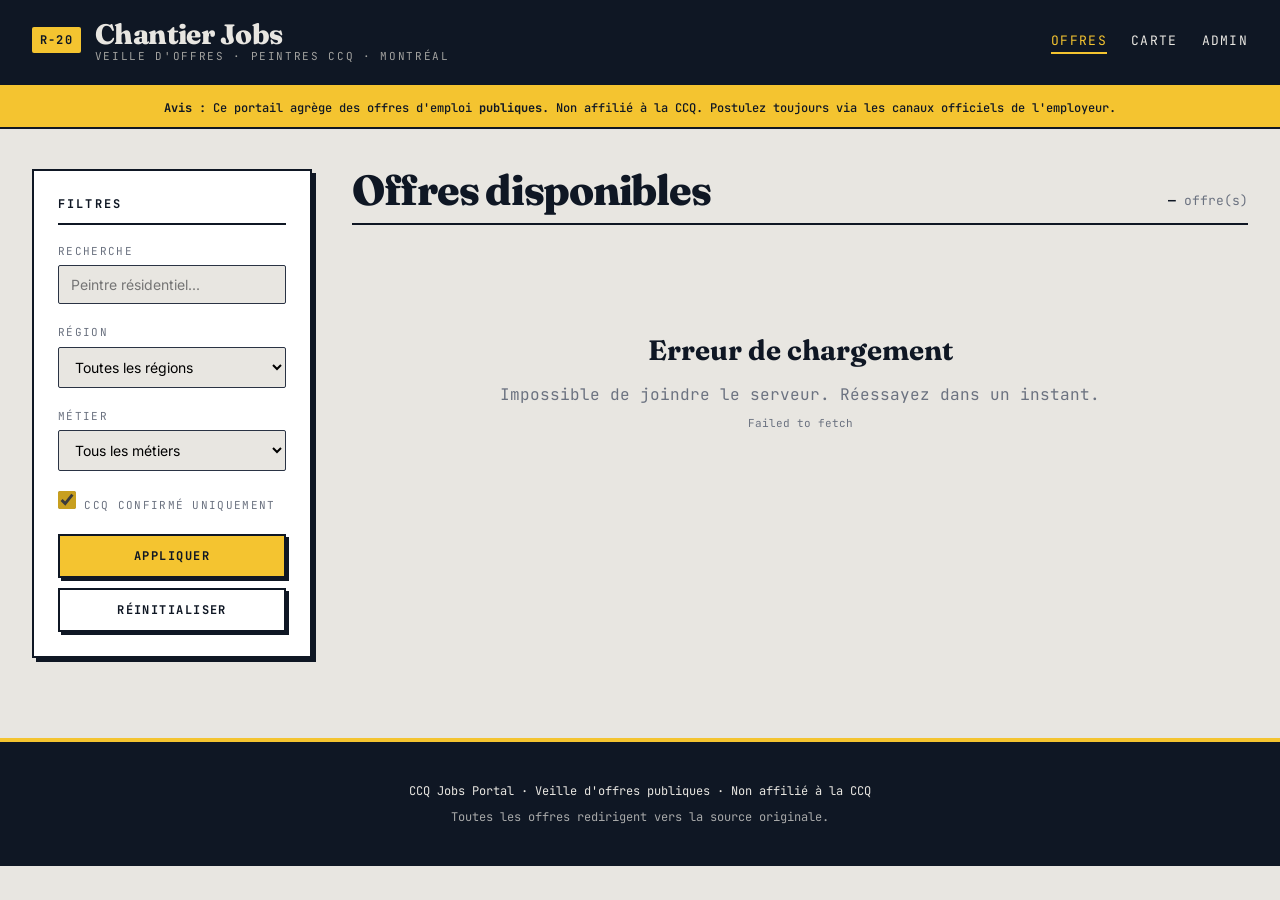
<file: frontend/index.html>
<!DOCTYPE html>
<html lang="fr">
<head>
    <meta charset="UTF-8">
    <meta name="viewport" content="width=device-width, initial-scale=1.0">
    <title>Offres Peintre CCQ — Montréal</title>
    <meta name="description" content="Portail d'agrégation d'offres d'emploi publiques pour peintres CCQ au Québec.">
    <link rel="stylesheet" href="style.css">
</head>
<body>

<header class="site-header">
    <div class="brand">
        <span class="brand-mark">R-20</span>
        <div>
            <div class="brand-title">Chantier Jobs</div>
            <div class="brand-sub">Veille d'offres · Peintres CCQ · Montréal</div>
        </div>
    </div>
    <nav class="site-nav">
        <a href="index.html" class="active">Offres</a>
        <a href="map.html">Carte</a>
        <a href="admin.html">Admin</a>
    </nav>
</header>

<div class="disclaimer">
    <strong>Avis :</strong> Ce portail agrège des offres d'emploi <strong>publiques</strong>. Non affilié à la CCQ. Postulez toujours via les canaux officiels de l'employeur.
</div>

<main class="container">

    <aside class="filters">
        <h2>Filtres</h2>

        <div class="filter-group">
            <label for="f-search">Recherche</label>
            <input type="text" id="f-search" placeholder="Peintre résidentiel..." autocomplete="off">
        </div>

        <div class="filter-group">
            <label for="f-region">Région</label>
            <select id="f-region">
                <option value="">Toutes les régions</option>
                <option value="Montréal">Montréal</option>
                <option value="Laval">Laval</option>
                <option value="Montérégie">Montérégie</option>
                <option value="Québec">Québec</option>
            </select>
        </div>

        <div class="filter-group">
            <label for="f-trade">Métier</label>
            <select id="f-trade">
                <option value="">Tous les métiers</option>
                <option value="peintre">Peintre</option>
                <option value="painter">Painter</option>
                <option value="apprenti">Apprenti-peintre</option>
            </select>
        </div>

        <div class="filter-group">
            <label class="checkbox-group">
                <input type="checkbox" id="f-ccq-only" checked>
                <span>CCQ confirmé uniquement</span>
            </label>
        </div>

        <button class="btn btn-full" id="btn-apply">Appliquer</button>
        <button class="btn btn-secondary btn-full" id="btn-reset" style="margin-top: 10px;">Réinitialiser</button>
    </aside>

    <section class="results">
        <div class="results-header">
            <h1>Offres disponibles</h1>
            <div class="results-count"><strong id="count">—</strong> offre(s)</div>
        </div>

        <div id="job-list" class="job-list">
            <div class="loading-state">Chargement des offres…</div>
        </div>

        <div class="pagination" id="pagination" style="display:none;">
            <button class="btn btn-secondary" id="prev-page">← Précédent</button>
            <button class="btn btn-secondary" id="next-page">Suivant →</button>
        </div>
    </section>

</main>

<footer class="site-footer">
    <p>CCQ Jobs Portal · Veille d'offres publiques · Non affilié à la CCQ</p>
    <p style="margin-top:8px;opacity:0.7;">Toutes les offres redirigent vers la source originale.</p>
</footer>

<script src="config.js"></script>
<script src="app.js"></script>

</body>
</html>
</file>
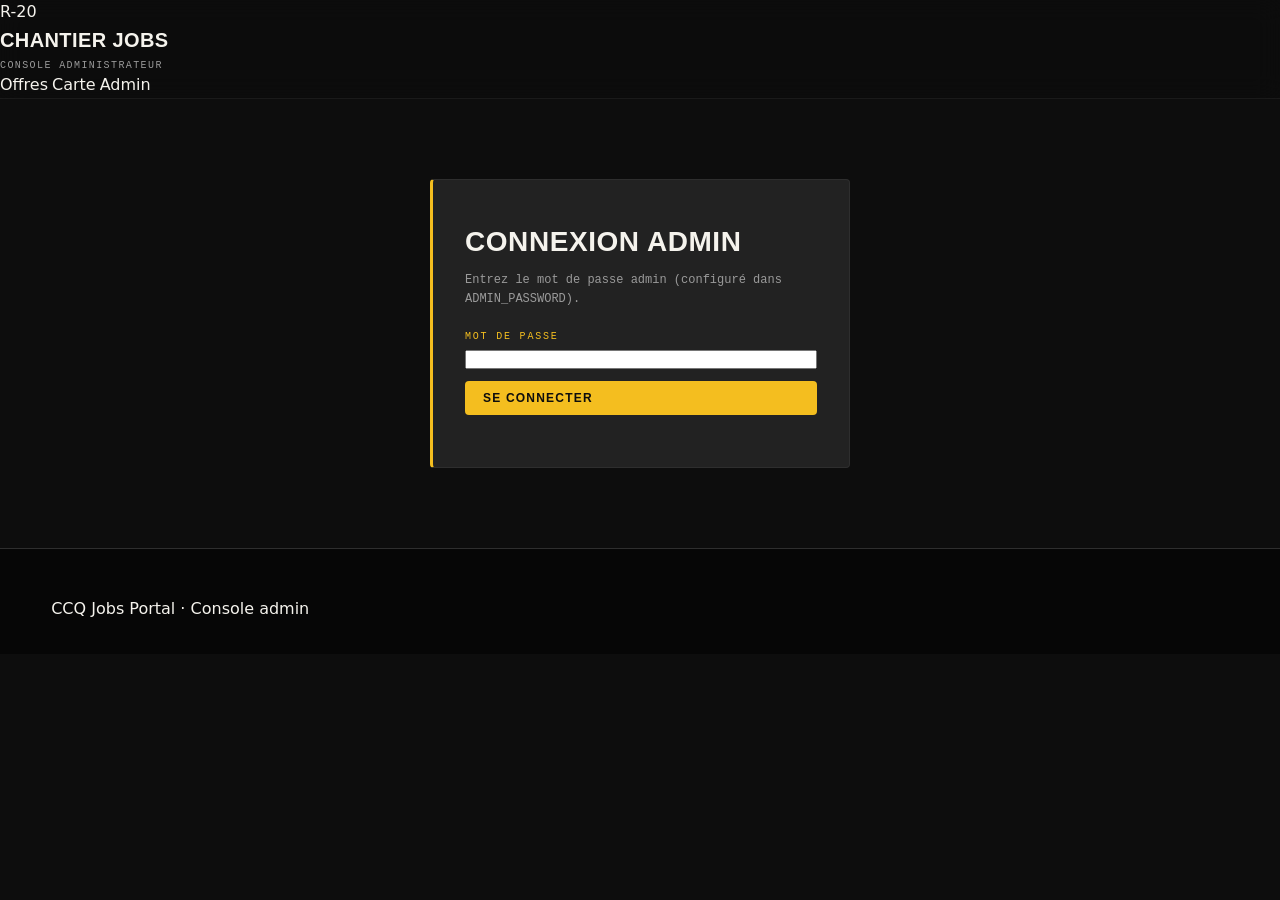
<file: docs/admin.html>
<!DOCTYPE html>
<html lang="fr">
<head>
    <meta charset="UTF-8">
    <meta name="viewport" content="width=device-width, initial-scale=1.0">
    <title>Admin — File de révision</title>
    <link rel="stylesheet" href="style.css">
</head>
<body>

<header class="site-header">
    <div class="brand">
        <span class="brand-mark">R-20</span>
        <div>
            <div class="brand-title">Chantier Jobs</div>
            <div class="brand-sub">Console administrateur</div>
        </div>
    </div>
    <nav class="site-nav">
        <a href="index.html">Offres</a>
        <a href="map.html">Carte</a>
        <a href="admin.html" class="active">Admin</a>
    </nav>
</header>

<!-- Login gate -->
<div id="login-view" class="login-box">
    <h2>Connexion Admin</h2>
    <p style="font-family: var(--font-mono); font-size: 12px; color: var(--muted); margin-bottom: 20px;">
        Entrez le mot de passe admin (configuré dans ADMIN_PASSWORD).
    </p>
    <div class="filter-group">
        <label for="admin-password">Mot de passe</label>
        <input type="password" id="admin-password" autocomplete="current-password">
    </div>
    <button class="btn btn-full" id="btn-login">Se connecter</button>
    <div id="login-error" style="color: var(--rust); margin-top: 12px; font-family: var(--font-mono); font-size: 12px;"></div>
</div>

<!-- Admin dashboard -->
<main class="container" id="admin-view" style="display: none; grid-template-columns: 1fr;">

    <div class="results-header">
        <h1>Console administrateur</h1>
        <button class="btn btn-secondary" id="btn-logout" style="padding: 8px 14px;">Déconnexion</button>
    </div>

    <section style="margin-bottom: 40px;">
        <h2 style="font-family: var(--font-mono); font-size: 12px; letter-spacing: 0.18em; text-transform: uppercase; color: var(--navy); margin-bottom: 16px;">
            Statistiques
        </h2>
        <div class="admin-stats" id="stats-container">
            <div class="loading-state">Chargement…</div>
        </div>
    </section>

    <section style="margin-bottom: 40px;">
        <h2 style="font-family: var(--font-mono); font-size: 12px; letter-spacing: 0.18em; text-transform: uppercase; color: var(--navy); margin-bottom: 16px;">
            File de révision — Offres signalées par Claude
        </h2>
        <div id="review-list">
            <div class="loading-state">Chargement…</div>
        </div>
    </section>

    <section style="margin-bottom: 40px;">
        <h2 style="font-family: var(--font-mono); font-size: 12px; letter-spacing: 0.18em; text-transform: uppercase; color: var(--navy); margin-bottom: 16px;">
            Offres approuvées — Visibles sur le portail
        </h2>
        <p style="font-family: var(--font-mono); font-size: 12px; color: var(--muted); margin-bottom: 16px;">
            Retire une offre du portail si elle n'est pas pertinente (ex: mauvais métier, faux positif).
        </p>
        <div id="approved-list">
            <div class="loading-state">Chargement…</div>
        </div>
    </section>

    <section>
        <h2 style="font-family: var(--font-mono); font-size: 12px; letter-spacing: 0.18em; text-transform: uppercase; color: var(--navy); margin-bottom: 16px;">
            Derniers runs de scraping
        </h2>
        <div id="runs-list">
            <div class="loading-state">Chargement…</div>
        </div>
    </section>

</main>

<footer class="site-footer">
    <p>CCQ Jobs Portal · Console admin</p>
</footer>

<script src="config.js"></script>
<script src="admin.js"></script>

</body>
</html>
</file>
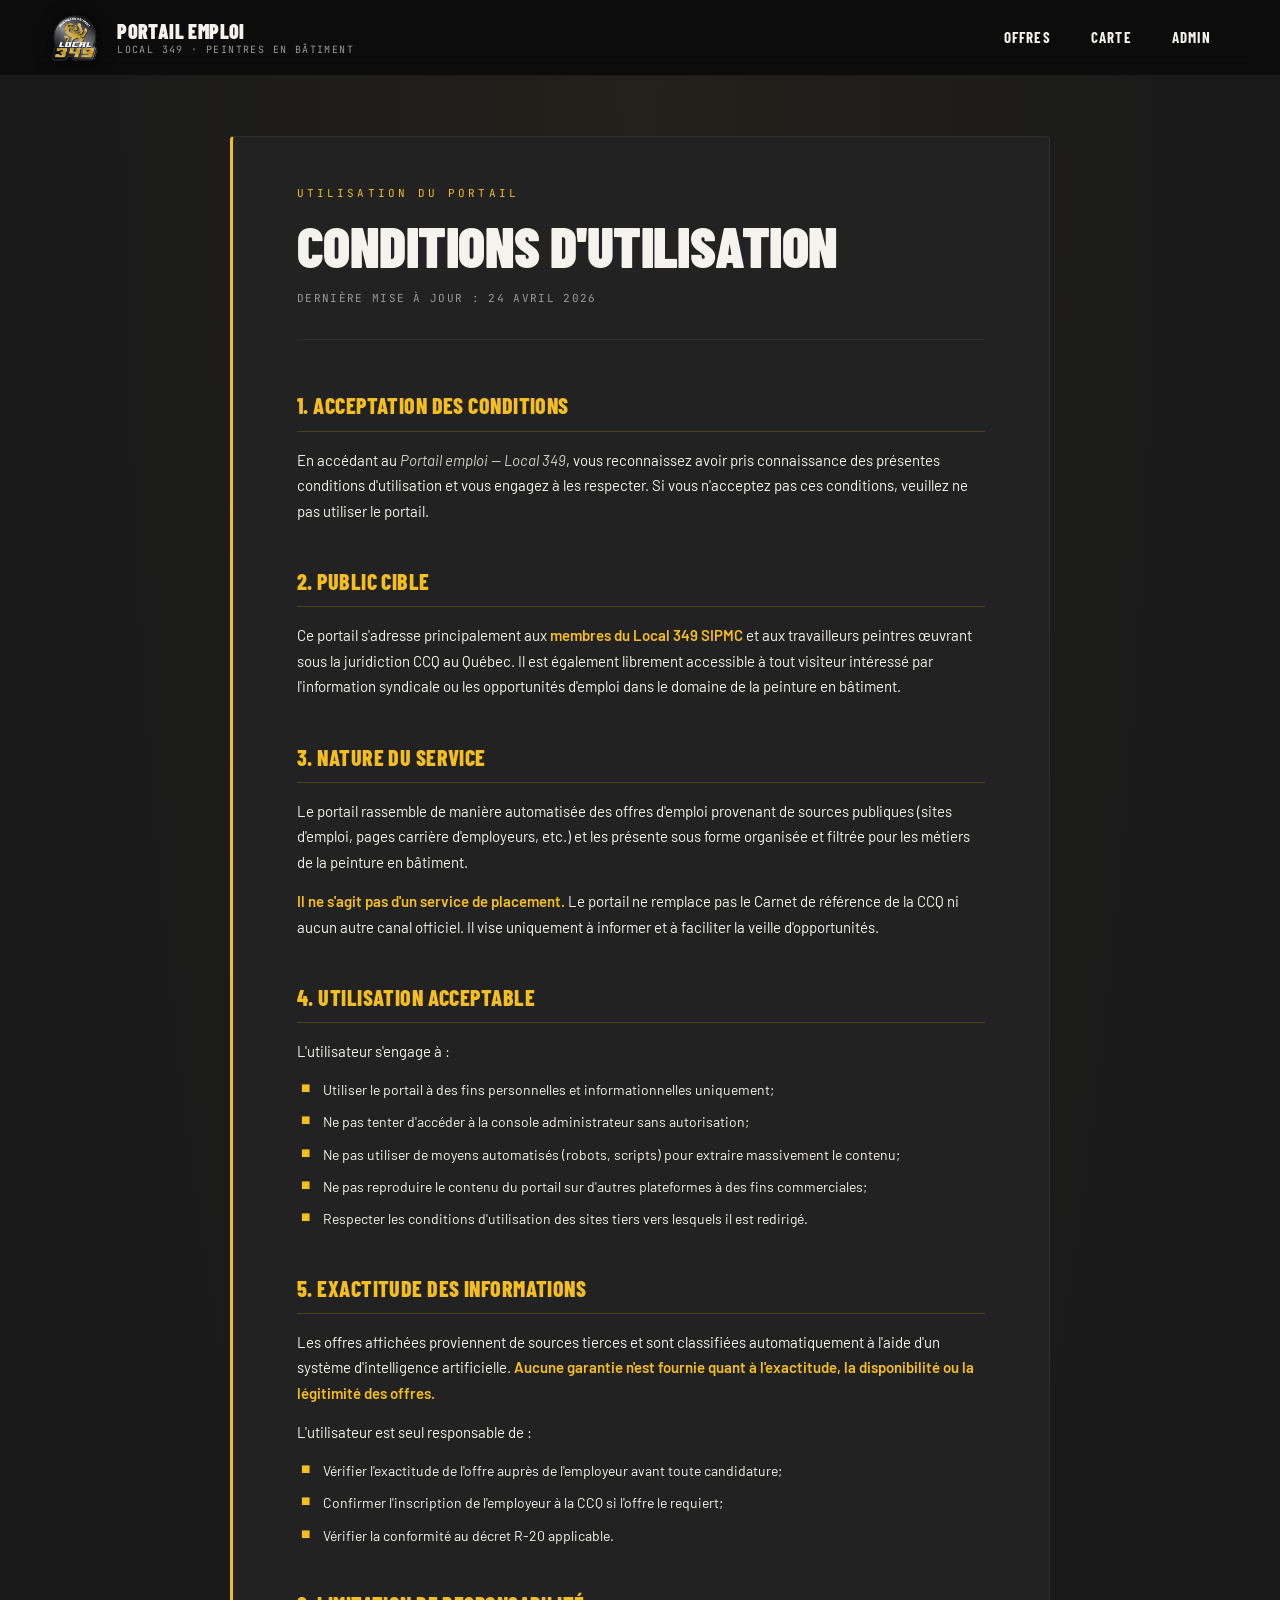
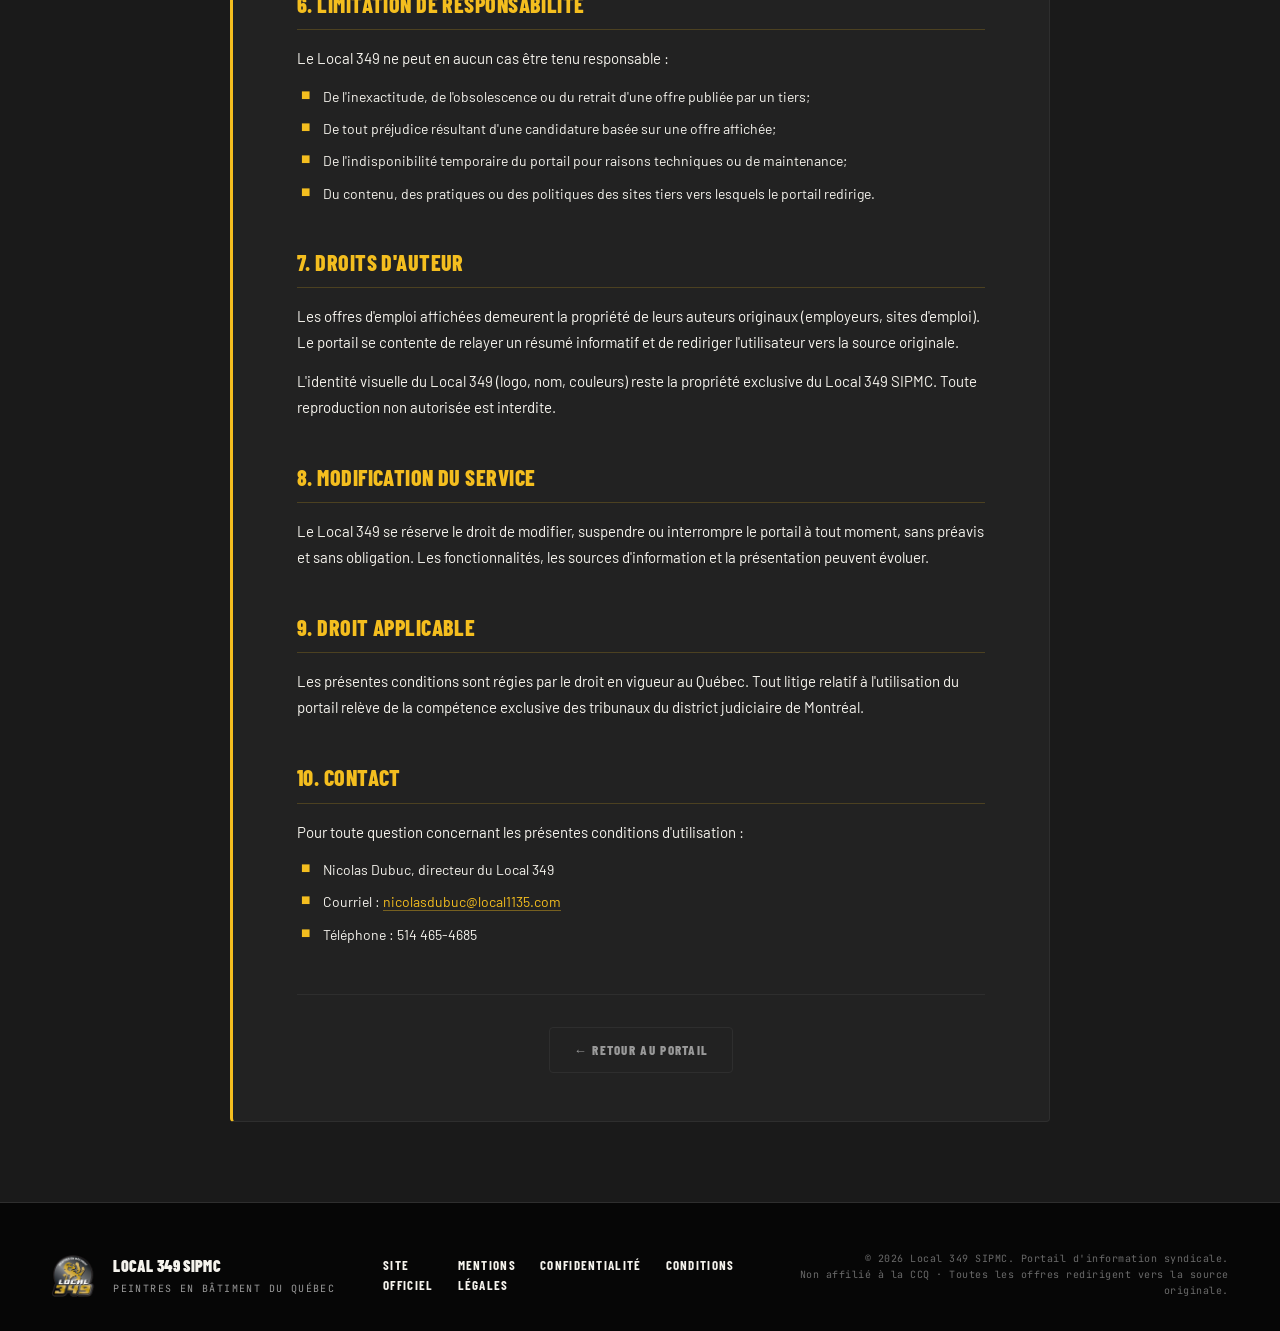
<file: docs/conditions.html>
<!DOCTYPE html>
<html lang="fr">
<head>
    <meta charset="UTF-8">
    <meta name="viewport" content="width=device-width, initial-scale=1.0">
    <title>Conditions d'utilisation — Portail emploi Local 349</title>
    <link rel="preconnect" href="https://fonts.googleapis.com">
    <link rel="preconnect" href="https://fonts.gstatic.com" crossorigin>
    <link href="https://fonts.googleapis.com/css2?family=Barlow+Condensed:ital,wght@0,700;0,800;0,900;1,800;1,900&family=Barlow:wght@400;500;600;700&family=JetBrains+Mono:wght@400;500;700&display=swap" rel="stylesheet">
    <link rel="stylesheet" href="style.css">
</head>
<body>

<header class="site-header">
    <div class="header-inner">
        <a href="index.html" class="brand-link">
            <img src="assets/logo-349.png" alt="Local 349" class="brand-logo">
            <div class="brand-text">
                <div class="brand-title">Portail emploi</div>
                <div class="brand-sub">Local 349 · Peintres en bâtiment</div>
            </div>
        </a>
        <nav class="site-nav">
            <a href="index.html" class="nav-link">Offres</a>
            <a href="index.html#map-section" class="nav-link">Carte</a>
            <a href="admin.html" class="nav-link">Admin</a>
        </nav>
    </div>
</header>

<main class="legal-page">
    <div class="legal-container">
        <div class="legal-header">
            <div class="section-label">UTILISATION DU PORTAIL</div>
            <h1 class="legal-title">CONDITIONS D'UTILISATION</h1>
            <p class="legal-update">Dernière mise à jour : 24 avril 2026</p>
        </div>

        <section class="legal-section">
            <h2>1. Acceptation des conditions</h2>
            <p>
                En accédant au <em>Portail emploi — Local 349</em>, vous reconnaissez avoir pris
                connaissance des présentes conditions d'utilisation et vous engagez à les respecter.
                Si vous n'acceptez pas ces conditions, veuillez ne pas utiliser le portail.
            </p>
        </section>

        <section class="legal-section">
            <h2>2. Public cible</h2>
            <p>
                Ce portail s'adresse principalement aux <strong>membres du Local 349 SIPMC</strong>
                et aux travailleurs peintres œuvrant sous la juridiction CCQ au Québec. Il est
                également librement accessible à tout visiteur intéressé par l'information syndicale
                ou les opportunités d'emploi dans le domaine de la peinture en bâtiment.
            </p>
        </section>

        <section class="legal-section">
            <h2>3. Nature du service</h2>
            <p>
                Le portail rassemble de manière automatisée des offres d'emploi provenant de sources
                publiques (sites d'emploi, pages carrière d'employeurs, etc.) et les présente sous
                forme organisée et filtrée pour les métiers de la peinture en bâtiment.
            </p>
            <p>
                <strong>Il ne s'agit pas d'un service de placement.</strong> Le portail ne remplace pas
                le Carnet de référence de la CCQ ni aucun autre canal officiel. Il vise uniquement à
                informer et à faciliter la veille d'opportunités.
            </p>
        </section>

        <section class="legal-section">
            <h2>4. Utilisation acceptable</h2>
            <p>L'utilisateur s'engage à :</p>
            <ul class="legal-list">
                <li>Utiliser le portail à des fins personnelles et informationnelles uniquement;</li>
                <li>Ne pas tenter d'accéder à la console administrateur sans autorisation;</li>
                <li>Ne pas utiliser de moyens automatisés (robots, scripts) pour extraire massivement le contenu;</li>
                <li>Ne pas reproduire le contenu du portail sur d'autres plateformes à des fins commerciales;</li>
                <li>Respecter les conditions d'utilisation des sites tiers vers lesquels il est redirigé.</li>
            </ul>
        </section>

        <section class="legal-section">
            <h2>5. Exactitude des informations</h2>
            <p>
                Les offres affichées proviennent de sources tierces et sont classifiées automatiquement
                à l'aide d'un système d'intelligence artificielle. <strong>Aucune garantie n'est fournie
                quant à l'exactitude, la disponibilité ou la légitimité des offres.</strong>
            </p>
            <p>L'utilisateur est seul responsable de :</p>
            <ul class="legal-list">
                <li>Vérifier l'exactitude de l'offre auprès de l'employeur avant toute candidature;</li>
                <li>Confirmer l'inscription de l'employeur à la CCQ si l'offre le requiert;</li>
                <li>Vérifier la conformité au décret R-20 applicable.</li>
            </ul>
        </section>

        <section class="legal-section">
            <h2>6. Limitation de responsabilité</h2>
            <p>
                Le Local 349 ne peut en aucun cas être tenu responsable :
            </p>
            <ul class="legal-list">
                <li>De l'inexactitude, de l'obsolescence ou du retrait d'une offre publiée par un tiers;</li>
                <li>De tout préjudice résultant d'une candidature basée sur une offre affichée;</li>
                <li>De l'indisponibilité temporaire du portail pour raisons techniques ou de maintenance;</li>
                <li>Du contenu, des pratiques ou des politiques des sites tiers vers lesquels le portail redirige.</li>
            </ul>
        </section>

        <section class="legal-section">
            <h2>7. Droits d'auteur</h2>
            <p>
                Les offres d'emploi affichées demeurent la propriété de leurs auteurs originaux
                (employeurs, sites d'emploi). Le portail se contente de relayer un résumé informatif
                et de rediriger l'utilisateur vers la source originale.
            </p>
            <p>
                L'identité visuelle du Local 349 (logo, nom, couleurs) reste la propriété exclusive
                du Local 349 SIPMC. Toute reproduction non autorisée est interdite.
            </p>
        </section>

        <section class="legal-section">
            <h2>8. Modification du service</h2>
            <p>
                Le Local 349 se réserve le droit de modifier, suspendre ou interrompre le portail
                à tout moment, sans préavis et sans obligation. Les fonctionnalités, les sources
                d'information et la présentation peuvent évoluer.
            </p>
        </section>

        <section class="legal-section">
            <h2>9. Droit applicable</h2>
            <p>
                Les présentes conditions sont régies par le droit en vigueur au Québec. Tout litige
                relatif à l'utilisation du portail relève de la compétence exclusive des tribunaux
                du district judiciaire de Montréal.
            </p>
        </section>

        <section class="legal-section">
            <h2>10. Contact</h2>
            <p>
                Pour toute question concernant les présentes conditions d'utilisation :
            </p>
            <ul class="legal-list">
                <li>Nicolas Dubuc, directeur du Local 349</li>
                <li>Courriel : <a href="mailto:nicolasdubuc@local1135.com">nicolasdubuc@local1135.com</a></li>
                <li>Téléphone : 514 465-4685</li>
            </ul>
        </section>

        <div class="legal-footer-link">
            <a href="index.html" class="btn-ghost">← Retour au portail</a>
        </div>
    </div>
</main>

<footer class="site-footer">
    <div class="footer-inner">
        <div class="footer-brand">
            <img src="assets/logo-349.png" alt="Local 349" class="footer-logo">
            <div>
                <div class="footer-brand-title">Local 349 SIPMC</div>
                <div class="footer-brand-sub">Peintres en bâtiment du Québec</div>
            </div>
        </div>
        <div class="footer-links">
            <a href="https://local349.com" target="_blank" rel="noopener">Site officiel</a>
            <a href="mentions-legales.html">Mentions légales</a>
            <a href="confidentialite.html">Confidentialité</a>
            <a href="conditions.html">Conditions</a>
        </div>
        <div class="footer-legal">
            <p>© 2026 Local 349 SIPMC. Portail d'information syndicale.</p>
            <p>Non affilié à la CCQ · Toutes les offres redirigent vers la source originale.</p>
        </div>
    </div>
</footer>

</body>
</html>
</file>
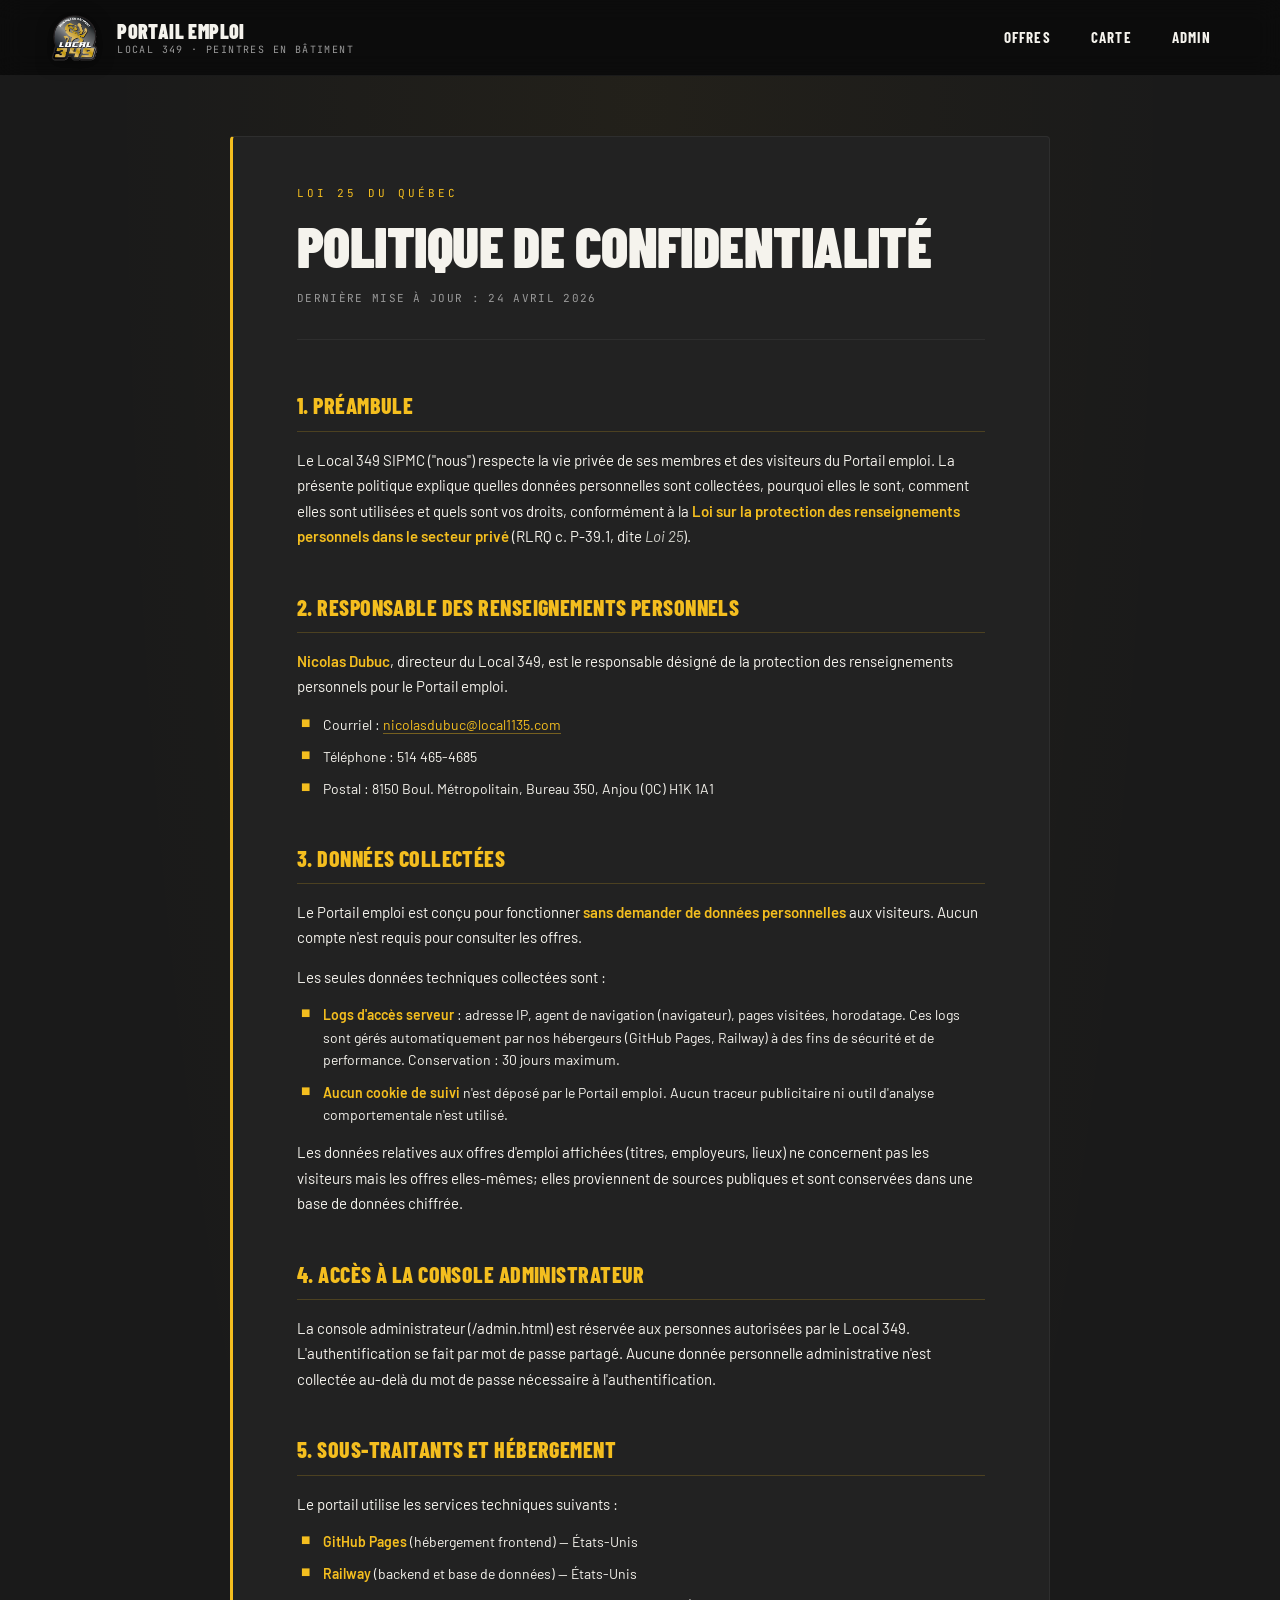
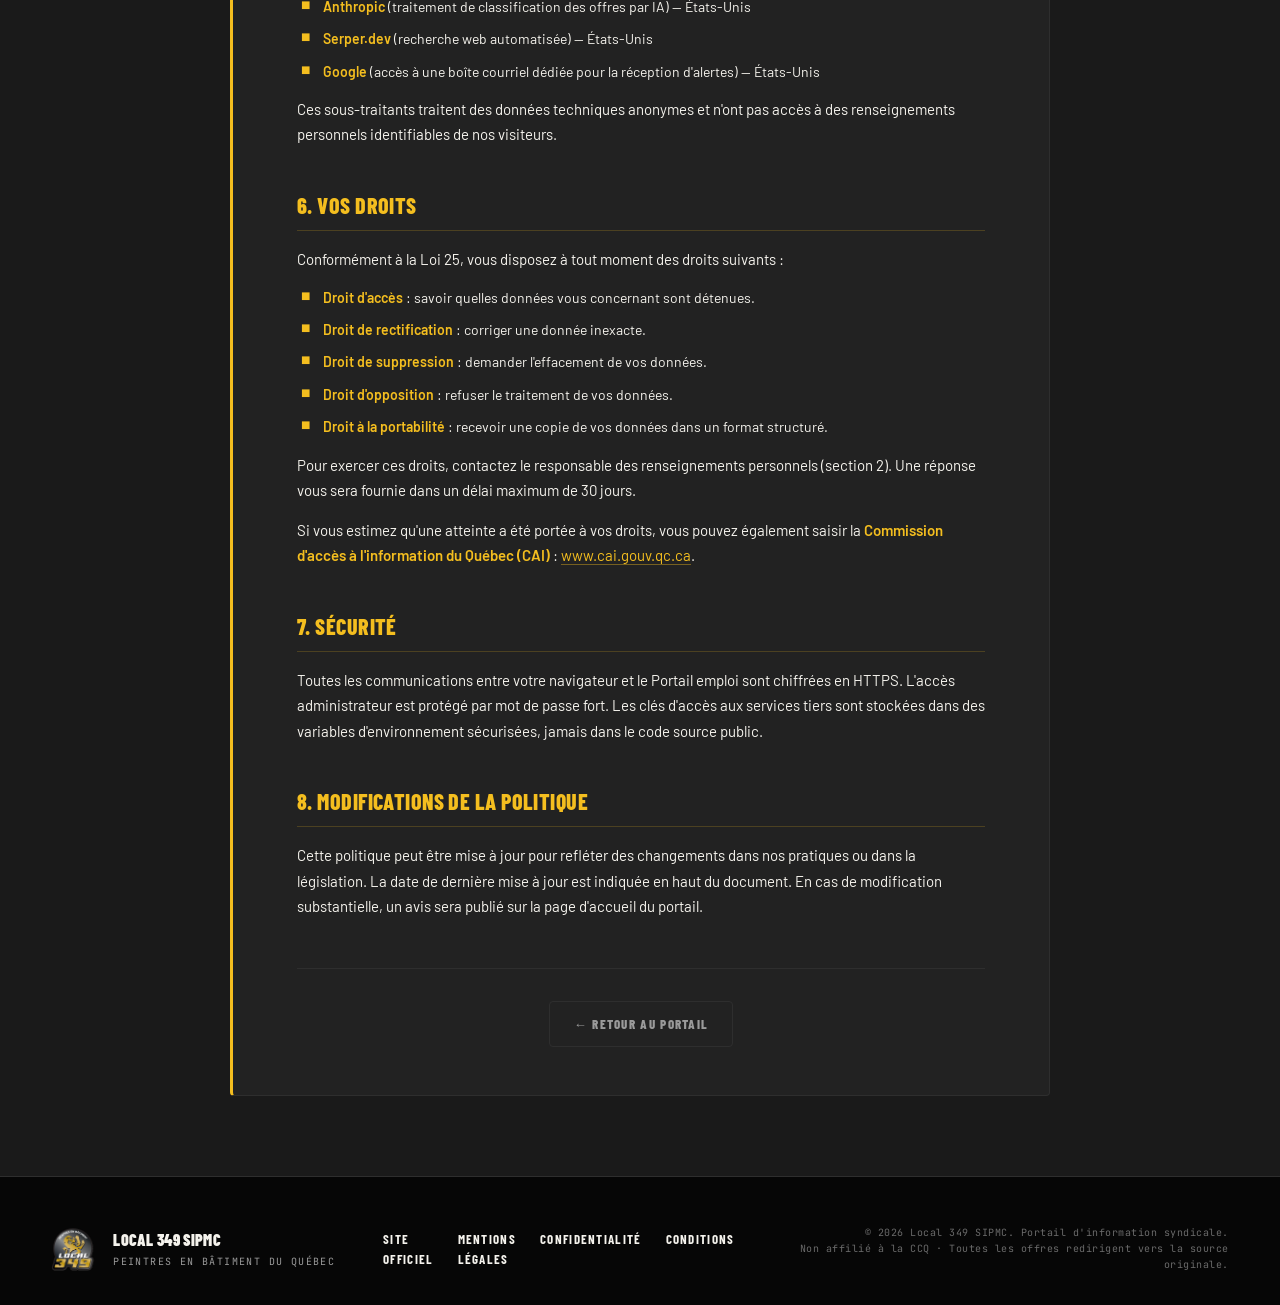
<file: docs/confidentialite.html>
<!DOCTYPE html>
<html lang="fr">
<head>
    <meta charset="UTF-8">
    <meta name="viewport" content="width=device-width, initial-scale=1.0">
    <title>Politique de confidentialité — Portail emploi Local 349</title>
    <link rel="preconnect" href="https://fonts.googleapis.com">
    <link rel="preconnect" href="https://fonts.gstatic.com" crossorigin>
    <link href="https://fonts.googleapis.com/css2?family=Barlow+Condensed:ital,wght@0,700;0,800;0,900;1,800;1,900&family=Barlow:wght@400;500;600;700&family=JetBrains+Mono:wght@400;500;700&display=swap" rel="stylesheet">
    <link rel="stylesheet" href="style.css">
</head>
<body>

<header class="site-header">
    <div class="header-inner">
        <a href="index.html" class="brand-link">
            <img src="assets/logo-349.png" alt="Local 349" class="brand-logo">
            <div class="brand-text">
                <div class="brand-title">Portail emploi</div>
                <div class="brand-sub">Local 349 · Peintres en bâtiment</div>
            </div>
        </a>
        <nav class="site-nav">
            <a href="index.html" class="nav-link">Offres</a>
            <a href="index.html#map-section" class="nav-link">Carte</a>
            <a href="admin.html" class="nav-link">Admin</a>
        </nav>
    </div>
</header>

<main class="legal-page">
    <div class="legal-container">
        <div class="legal-header">
            <div class="section-label">LOI 25 DU QUÉBEC</div>
            <h1 class="legal-title">POLITIQUE DE CONFIDENTIALITÉ</h1>
            <p class="legal-update">Dernière mise à jour : 24 avril 2026</p>
        </div>

        <section class="legal-section">
            <h2>1. Préambule</h2>
            <p>
                Le Local 349 SIPMC ("nous") respecte la vie privée de ses membres et des visiteurs
                du Portail emploi. La présente politique explique quelles données personnelles sont
                collectées, pourquoi elles le sont, comment elles sont utilisées et quels sont vos
                droits, conformément à la <strong>Loi sur la protection des renseignements personnels
                dans le secteur privé</strong> (RLRQ c. P-39.1, dite <em>Loi 25</em>).
            </p>
        </section>

        <section class="legal-section">
            <h2>2. Responsable des renseignements personnels</h2>
            <p>
                <strong>Nicolas Dubuc</strong>, directeur du Local 349, est le responsable désigné
                de la protection des renseignements personnels pour le Portail emploi.
            </p>
            <ul class="legal-list">
                <li>Courriel : <a href="mailto:nicolasdubuc@local1135.com">nicolasdubuc@local1135.com</a></li>
                <li>Téléphone : 514 465-4685</li>
                <li>Postal : 8150 Boul. Métropolitain, Bureau 350, Anjou (QC) H1K 1A1</li>
            </ul>
        </section>

        <section class="legal-section">
            <h2>3. Données collectées</h2>
            <p>
                Le Portail emploi est conçu pour fonctionner <strong>sans demander de données
                personnelles</strong> aux visiteurs. Aucun compte n'est requis pour consulter les offres.
            </p>
            <p>Les seules données techniques collectées sont :</p>
            <ul class="legal-list">
                <li>
                    <strong>Logs d'accès serveur</strong> : adresse IP, agent de navigation (navigateur),
                    pages visitées, horodatage. Ces logs sont gérés automatiquement par nos hébergeurs
                    (GitHub Pages, Railway) à des fins de sécurité et de performance. Conservation :
                    30 jours maximum.
                </li>
                <li>
                    <strong>Aucun cookie de suivi</strong> n'est déposé par le Portail emploi. Aucun
                    traceur publicitaire ni outil d'analyse comportementale n'est utilisé.
                </li>
            </ul>
            <p>
                Les données relatives aux offres d'emploi affichées (titres, employeurs, lieux) ne
                concernent pas les visiteurs mais les offres elles-mêmes; elles proviennent de sources
                publiques et sont conservées dans une base de données chiffrée.
            </p>
        </section>

        <section class="legal-section">
            <h2>4. Accès à la console administrateur</h2>
            <p>
                La console administrateur (/admin.html) est réservée aux personnes autorisées par le
                Local 349. L'authentification se fait par mot de passe partagé. Aucune donnée personnelle
                administrative n'est collectée au-delà du mot de passe nécessaire à l'authentification.
            </p>
        </section>

        <section class="legal-section">
            <h2>5. Sous-traitants et hébergement</h2>
            <p>Le portail utilise les services techniques suivants :</p>
            <ul class="legal-list">
                <li><strong>GitHub Pages</strong> (hébergement frontend) — États-Unis</li>
                <li><strong>Railway</strong> (backend et base de données) — États-Unis</li>
                <li><strong>Anthropic</strong> (traitement de classification des offres par IA) — États-Unis</li>
                <li><strong>Serper.dev</strong> (recherche web automatisée) — États-Unis</li>
                <li><strong>Google</strong> (accès à une boîte courriel dédiée pour la réception d'alertes) — États-Unis</li>
            </ul>
            <p>
                Ces sous-traitants traitent des données techniques anonymes et n'ont pas accès à des
                renseignements personnels identifiables de nos visiteurs.
            </p>
        </section>

        <section class="legal-section">
            <h2>6. Vos droits</h2>
            <p>
                Conformément à la Loi 25, vous disposez à tout moment des droits suivants :
            </p>
            <ul class="legal-list">
                <li><strong>Droit d'accès</strong> : savoir quelles données vous concernant sont détenues.</li>
                <li><strong>Droit de rectification</strong> : corriger une donnée inexacte.</li>
                <li><strong>Droit de suppression</strong> : demander l'effacement de vos données.</li>
                <li><strong>Droit d'opposition</strong> : refuser le traitement de vos données.</li>
                <li><strong>Droit à la portabilité</strong> : recevoir une copie de vos données dans un format structuré.</li>
            </ul>
            <p>
                Pour exercer ces droits, contactez le responsable des renseignements personnels
                (section 2). Une réponse vous sera fournie dans un délai maximum de 30 jours.
            </p>
            <p>
                Si vous estimez qu'une atteinte a été portée à vos droits, vous pouvez également
                saisir la <strong>Commission d'accès à l'information du Québec (CAI)</strong> :
                <a href="https://www.cai.gouv.qc.ca" target="_blank" rel="noopener">www.cai.gouv.qc.ca</a>.
            </p>
        </section>

        <section class="legal-section">
            <h2>7. Sécurité</h2>
            <p>
                Toutes les communications entre votre navigateur et le Portail emploi sont chiffrées
                en HTTPS. L'accès administrateur est protégé par mot de passe fort. Les clés d'accès
                aux services tiers sont stockées dans des variables d'environnement sécurisées, jamais
                dans le code source public.
            </p>
        </section>

        <section class="legal-section">
            <h2>8. Modifications de la politique</h2>
            <p>
                Cette politique peut être mise à jour pour refléter des changements dans nos pratiques
                ou dans la législation. La date de dernière mise à jour est indiquée en haut du document.
                En cas de modification substantielle, un avis sera publié sur la page d'accueil du portail.
            </p>
        </section>

        <div class="legal-footer-link">
            <a href="index.html" class="btn-ghost">← Retour au portail</a>
        </div>
    </div>
</main>

<footer class="site-footer">
    <div class="footer-inner">
        <div class="footer-brand">
            <img src="assets/logo-349.png" alt="Local 349" class="footer-logo">
            <div>
                <div class="footer-brand-title">Local 349 SIPMC</div>
                <div class="footer-brand-sub">Peintres en bâtiment du Québec</div>
            </div>
        </div>
        <div class="footer-links">
            <a href="https://local349.com" target="_blank" rel="noopener">Site officiel</a>
            <a href="mentions-legales.html">Mentions légales</a>
            <a href="confidentialite.html">Confidentialité</a>
            <a href="conditions.html">Conditions</a>
        </div>
        <div class="footer-legal">
            <p>© 2026 Local 349 SIPMC. Portail d'information syndicale.</p>
            <p>Non affilié à la CCQ · Toutes les offres redirigent vers la source originale.</p>
        </div>
    </div>
</footer>

</body>
</html>
</file>
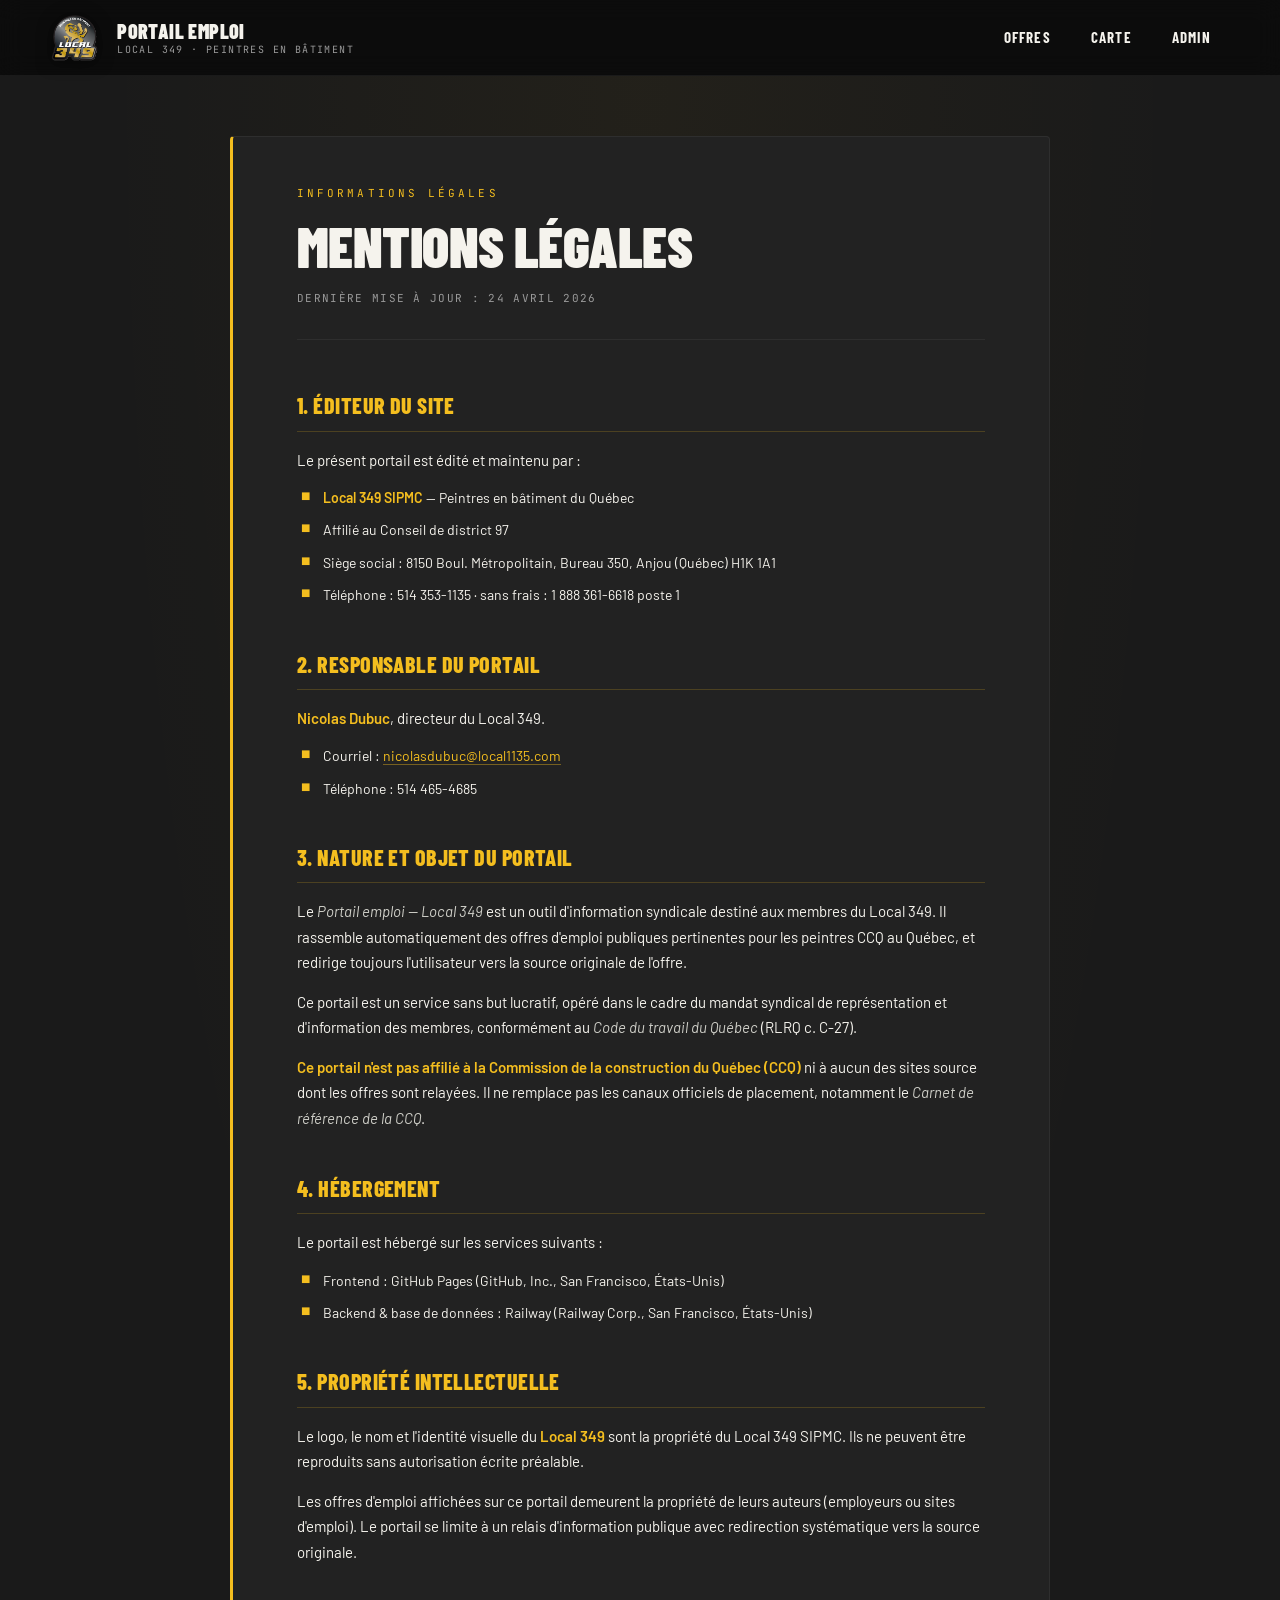
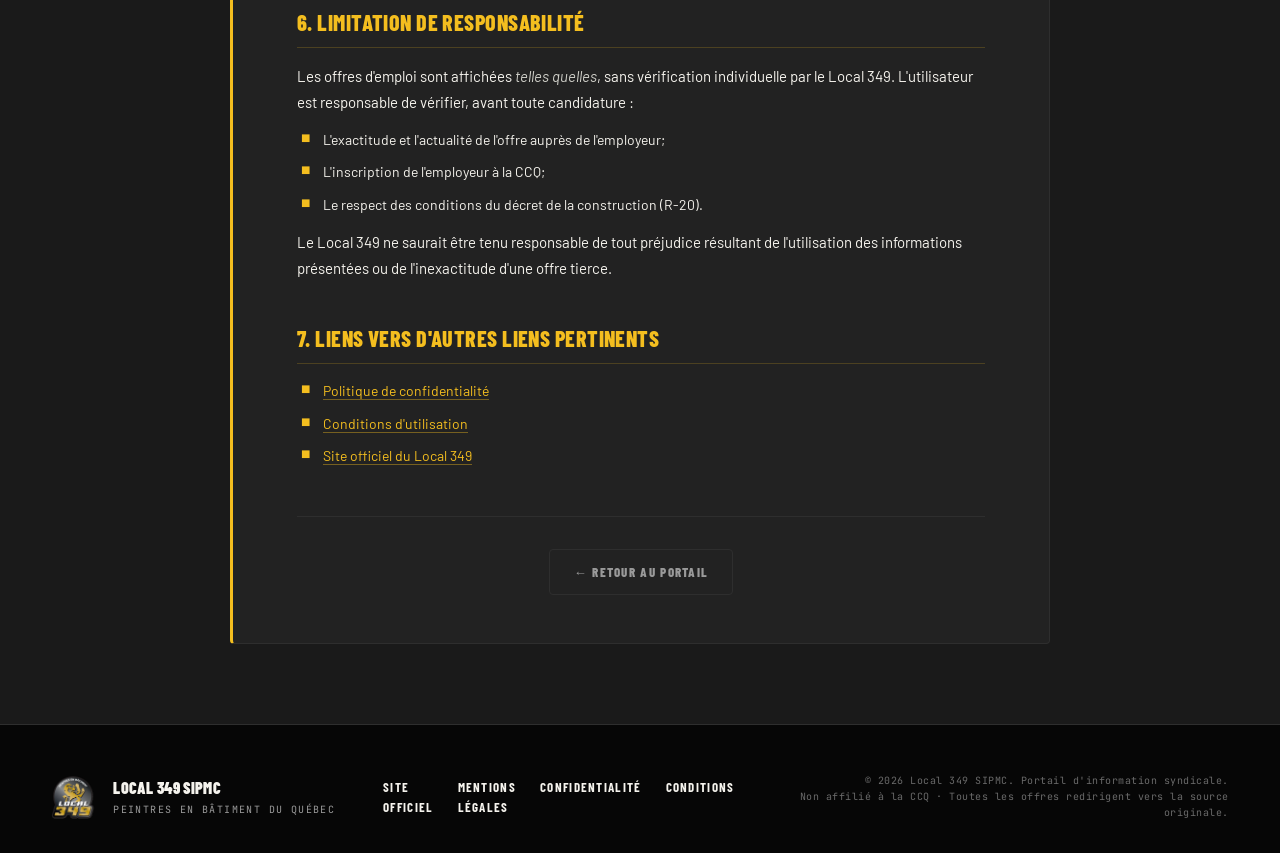
<file: docs/mentions-legales.html>
<!DOCTYPE html>
<html lang="fr">
<head>
    <meta charset="UTF-8">
    <meta name="viewport" content="width=device-width, initial-scale=1.0">
    <title>Mentions légales — Portail emploi Local 349</title>
    <link rel="preconnect" href="https://fonts.googleapis.com">
    <link rel="preconnect" href="https://fonts.gstatic.com" crossorigin>
    <link href="https://fonts.googleapis.com/css2?family=Barlow+Condensed:ital,wght@0,700;0,800;0,900;1,800;1,900&family=Barlow:wght@400;500;600;700&family=JetBrains+Mono:wght@400;500;700&display=swap" rel="stylesheet">
    <link rel="stylesheet" href="style.css">
</head>
<body>

<header class="site-header">
    <div class="header-inner">
        <a href="index.html" class="brand-link">
            <img src="assets/logo-349.png" alt="Local 349" class="brand-logo">
            <div class="brand-text">
                <div class="brand-title">Portail emploi</div>
                <div class="brand-sub">Local 349 · Peintres en bâtiment</div>
            </div>
        </a>
        <nav class="site-nav">
            <a href="index.html" class="nav-link">Offres</a>
            <a href="index.html#map-section" class="nav-link">Carte</a>
            <a href="admin.html" class="nav-link">Admin</a>
        </nav>
    </div>
</header>

<main class="legal-page">
    <div class="legal-container">
        <div class="legal-header">
            <div class="section-label">INFORMATIONS LÉGALES</div>
            <h1 class="legal-title">MENTIONS LÉGALES</h1>
            <p class="legal-update">Dernière mise à jour : 24 avril 2026</p>
        </div>

        <section class="legal-section">
            <h2>1. Éditeur du site</h2>
            <p>
                Le présent portail est édité et maintenu par :
            </p>
            <ul class="legal-list">
                <li><strong>Local 349 SIPMC</strong> — Peintres en bâtiment du Québec</li>
                <li>Affilié au Conseil de district 97</li>
                <li>Siège social : 8150 Boul. Métropolitain, Bureau 350, Anjou (Québec) H1K 1A1</li>
                <li>Téléphone : 514 353-1135 &middot; sans frais : 1 888 361-6618 poste 1</li>
            </ul>
        </section>

        <section class="legal-section">
            <h2>2. Responsable du portail</h2>
            <p>
                <strong>Nicolas Dubuc</strong>, directeur du Local 349.
            </p>
            <ul class="legal-list">
                <li>Courriel : <a href="mailto:nicolasdubuc@local1135.com">nicolasdubuc@local1135.com</a></li>
                <li>Téléphone : 514 465-4685</li>
            </ul>
        </section>

        <section class="legal-section">
            <h2>3. Nature et objet du portail</h2>
            <p>
                Le <em>Portail emploi — Local 349</em> est un outil d'information syndicale destiné
                aux membres du Local 349. Il rassemble automatiquement des offres d'emploi publiques
                pertinentes pour les peintres CCQ au Québec, et redirige toujours l'utilisateur vers
                la source originale de l'offre.
            </p>
            <p>
                Ce portail est un service sans but lucratif, opéré dans le cadre du mandat syndical
                de représentation et d'information des membres, conformément au <em>Code du travail
                du Québec</em> (RLRQ c. C-27).
            </p>
            <p>
                <strong>Ce portail n'est pas affilié à la Commission de la construction du Québec (CCQ)</strong>
                ni à aucun des sites source dont les offres sont relayées. Il ne remplace pas les canaux
                officiels de placement, notamment le <em>Carnet de référence de la CCQ</em>.
            </p>
        </section>

        <section class="legal-section">
            <h2>4. Hébergement</h2>
            <p>Le portail est hébergé sur les services suivants :</p>
            <ul class="legal-list">
                <li>Frontend : GitHub Pages (GitHub, Inc., San Francisco, États-Unis)</li>
                <li>Backend &amp; base de données : Railway (Railway Corp., San Francisco, États-Unis)</li>
            </ul>
        </section>

        <section class="legal-section">
            <h2>5. Propriété intellectuelle</h2>
            <p>
                Le logo, le nom et l'identité visuelle du <strong>Local 349</strong> sont la propriété
                du Local 349 SIPMC. Ils ne peuvent être reproduits sans autorisation écrite préalable.
            </p>
            <p>
                Les offres d'emploi affichées sur ce portail demeurent la propriété de leurs auteurs
                (employeurs ou sites d'emploi). Le portail se limite à un relais d'information publique
                avec redirection systématique vers la source originale.
            </p>
        </section>

        <section class="legal-section">
            <h2>6. Limitation de responsabilité</h2>
            <p>
                Les offres d'emploi sont affichées <em>telles quelles</em>, sans vérification individuelle
                par le Local 349. L'utilisateur est responsable de vérifier, avant toute candidature :
            </p>
            <ul class="legal-list">
                <li>L'exactitude et l'actualité de l'offre auprès de l'employeur;</li>
                <li>L'inscription de l'employeur à la CCQ;</li>
                <li>Le respect des conditions du décret de la construction (R-20).</li>
            </ul>
            <p>
                Le Local 349 ne saurait être tenu responsable de tout préjudice résultant de l'utilisation
                des informations présentées ou de l'inexactitude d'une offre tierce.
            </p>
        </section>

        <section class="legal-section">
            <h2>7. Liens vers d'autres liens pertinents</h2>
            <ul class="legal-list">
                <li><a href="confidentialite.html">Politique de confidentialité</a></li>
                <li><a href="conditions.html">Conditions d'utilisation</a></li>
                <li><a href="https://local349.com" target="_blank" rel="noopener">Site officiel du Local 349</a></li>
            </ul>
        </section>

        <div class="legal-footer-link">
            <a href="index.html" class="btn-ghost">← Retour au portail</a>
        </div>
    </div>
</main>

<footer class="site-footer">
    <div class="footer-inner">
        <div class="footer-brand">
            <img src="assets/logo-349.png" alt="Local 349" class="footer-logo">
            <div>
                <div class="footer-brand-title">Local 349 SIPMC</div>
                <div class="footer-brand-sub">Peintres en bâtiment du Québec</div>
            </div>
        </div>
        <div class="footer-links">
            <a href="https://local349.com" target="_blank" rel="noopener">Site officiel</a>
            <a href="mentions-legales.html">Mentions légales</a>
            <a href="confidentialite.html">Confidentialité</a>
            <a href="conditions.html">Conditions</a>
        </div>
        <div class="footer-legal">
            <p>© 2026 Local 349 SIPMC. Portail d'information syndicale.</p>
            <p>Non affilié à la CCQ · Toutes les offres redirigent vers la source originale.</p>
        </div>
    </div>
</footer>

</body>
</html>
</file>
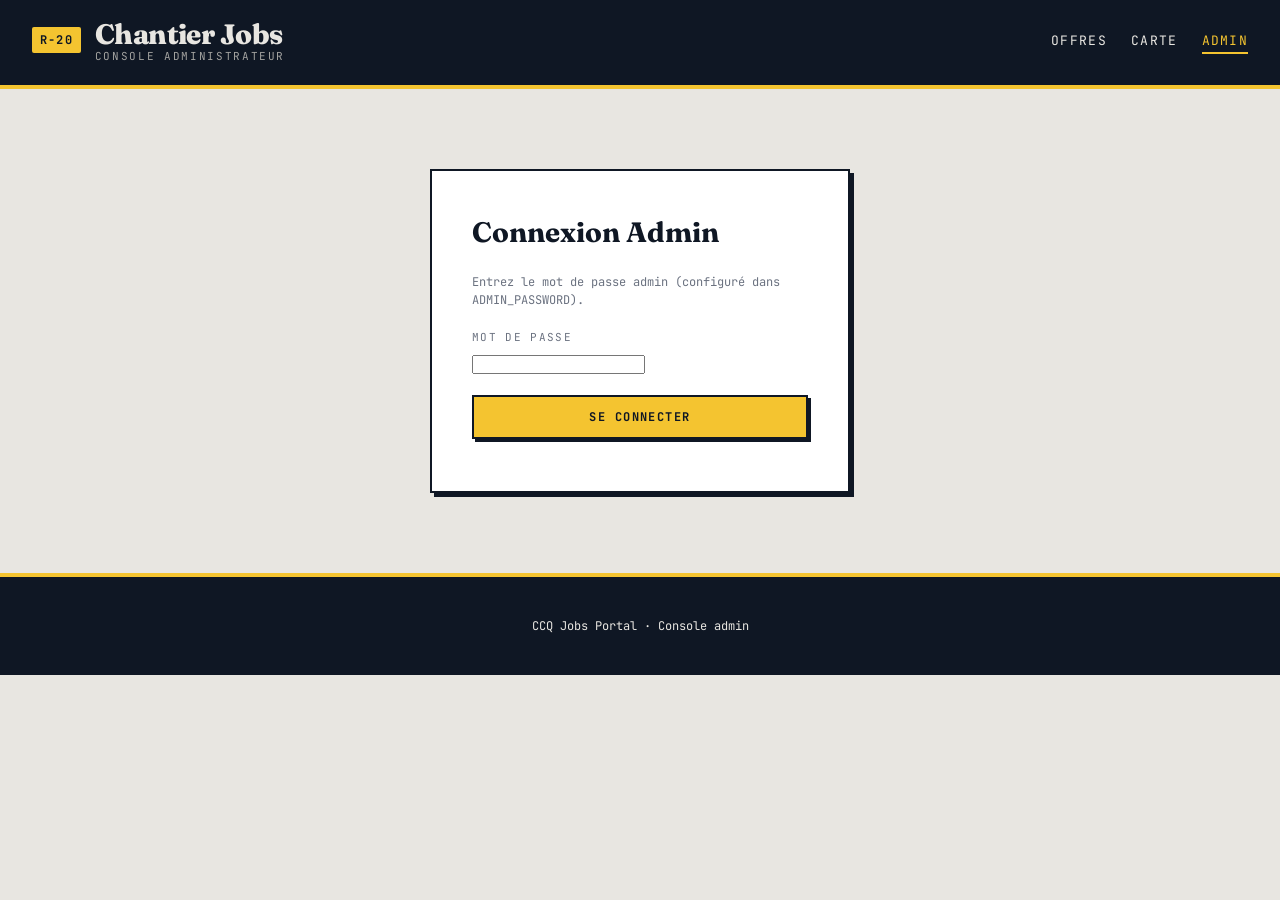
<file: frontend/admin.html>
<!DOCTYPE html>
<html lang="fr">
<head>
    <meta charset="UTF-8">
    <meta name="viewport" content="width=device-width, initial-scale=1.0">
    <title>Admin — File de révision</title>
    <link rel="stylesheet" href="style.css">
</head>
<body>

<header class="site-header">
    <div class="brand">
        <span class="brand-mark">R-20</span>
        <div>
            <div class="brand-title">Chantier Jobs</div>
            <div class="brand-sub">Console administrateur</div>
        </div>
    </div>
    <nav class="site-nav">
        <a href="index.html">Offres</a>
        <a href="map.html">Carte</a>
        <a href="admin.html" class="active">Admin</a>
    </nav>
</header>

<!-- Login gate -->
<div id="login-view" class="login-box">
    <h2>Connexion Admin</h2>
    <p style="font-family: var(--font-mono); font-size: 12px; color: var(--muted); margin-bottom: 20px;">
        Entrez le mot de passe admin (configuré dans ADMIN_PASSWORD).
    </p>
    <div class="filter-group">
        <label for="admin-password">Mot de passe</label>
        <input type="password" id="admin-password" autocomplete="current-password">
    </div>
    <button class="btn btn-full" id="btn-login">Se connecter</button>
    <div id="login-error" style="color: var(--rust); margin-top: 12px; font-family: var(--font-mono); font-size: 12px;"></div>
</div>

<!-- Admin dashboard -->
<main class="container" id="admin-view" style="display: none; grid-template-columns: 1fr;">

    <div class="results-header">
        <h1>Console administrateur</h1>
        <button class="btn btn-secondary" id="btn-logout" style="padding: 8px 14px;">Déconnexion</button>
    </div>

    <section style="margin-bottom: 40px;">
        <h2 style="font-family: var(--font-mono); font-size: 12px; letter-spacing: 0.18em; text-transform: uppercase; color: var(--navy); margin-bottom: 16px;">
            Statistiques
        </h2>
        <div class="admin-stats" id="stats-container">
            <div class="loading-state">Chargement…</div>
        </div>
    </section>

    <section style="margin-bottom: 40px;">
        <h2 style="font-family: var(--font-mono); font-size: 12px; letter-spacing: 0.18em; text-transform: uppercase; color: var(--navy); margin-bottom: 16px;">
            File de révision — Offres signalées par Claude
        </h2>
        <div id="review-list">
            <div class="loading-state">Chargement…</div>
        </div>
    </section>

    <section>
        <h2 style="font-family: var(--font-mono); font-size: 12px; letter-spacing: 0.18em; text-transform: uppercase; color: var(--navy); margin-bottom: 16px;">
            Derniers runs de scraping
        </h2>
        <div id="runs-list">
            <div class="loading-state">Chargement…</div>
        </div>
    </section>

</main>

<footer class="site-footer">
    <p>CCQ Jobs Portal · Console admin</p>
</footer>

<script src="config.js"></script>
<script src="admin.js"></script>

</body>
</html>
</file>
<file: frontend/style.css>
/* =========================================================
   CCQ Jobs Portal — stylesheet
   Aesthetic: industrial / utilitarian / Quebec construction
   Palette: deep navy + hazard yellow + concrete grey
   Typography: editorial serif headlines, mono for data
   ========================================================= */

@import url('https://fonts.googleapis.com/css2?family=Fraunces:opsz,wght@9..144,400;9..144,600;9..144,800&family=JetBrains+Mono:wght@400;500;700&family=Inter:wght@400;500;600&display=swap');

:root {
    --navy:        #0f1724;
    --navy-soft:   #1a2332;
    --navy-line:   #2a3344;
    --concrete:    #e8e6e1;
    --concrete-2:  #d4d1c9;
    --hazard:      #f4c430;
    --hazard-deep: #c89f1f;
    --ink:         #101418;
    --muted:       #6b7280;
    --rust:        #b04a2e;
    --success:     #3a7d3e;

    --font-display: 'Fraunces', Georgia, serif;
    --font-body:    'Inter', system-ui, sans-serif;
    --font-mono:    'JetBrains Mono', 'SF Mono', Menlo, monospace;

    --shadow-hard: 4px 4px 0 var(--navy);
    --radius: 2px;
}

* { box-sizing: border-box; margin: 0; padding: 0; }

html, body {
    font-family: var(--font-body);
    background: var(--concrete);
    color: var(--ink);
    line-height: 1.5;
    font-size: 16px;
    min-height: 100vh;
}

a { color: var(--navy); text-decoration: underline; text-underline-offset: 3px; }
a:hover { color: var(--rust); }

/* ---------- Header ---------- */
header.site-header {
    background: var(--navy);
    color: var(--concrete);
    border-bottom: 4px solid var(--hazard);
    padding: 20px 32px;
    display: flex;
    justify-content: space-between;
    align-items: center;
    gap: 24px;
    flex-wrap: wrap;
}

.brand {
    display: flex;
    align-items: baseline;
    gap: 14px;
}

.brand-mark {
    font-family: var(--font-mono);
    font-size: 12px;
    font-weight: 700;
    letter-spacing: 0.1em;
    background: var(--hazard);
    color: var(--navy);
    padding: 4px 8px;
    border-radius: var(--radius);
}

.brand-title {
    font-family: var(--font-display);
    font-weight: 800;
    font-size: 28px;
    letter-spacing: -0.02em;
    line-height: 1;
}

.brand-sub {
    font-family: var(--font-mono);
    font-size: 11px;
    text-transform: uppercase;
    letter-spacing: 0.15em;
    color: var(--concrete-2);
    opacity: 0.75;
}

nav.site-nav {
    display: flex;
    gap: 24px;
    font-family: var(--font-mono);
    font-size: 13px;
    text-transform: uppercase;
    letter-spacing: 0.1em;
}

nav.site-nav a {
    color: var(--concrete);
    text-decoration: none;
    padding-bottom: 2px;
    border-bottom: 2px solid transparent;
    transition: border-color 0.15s ease;
}

nav.site-nav a:hover,
nav.site-nav a.active {
    border-bottom-color: var(--hazard);
    color: var(--hazard);
}

/* ---------- Disclaimer banner ---------- */
.disclaimer {
    background: var(--hazard);
    color: var(--navy);
    padding: 10px 32px;
    font-family: var(--font-mono);
    font-size: 12px;
    font-weight: 500;
    text-align: center;
    border-bottom: 2px solid var(--navy);
}

.disclaimer strong { font-weight: 700; }

/* ---------- Main layout ---------- */
main.container {
    max-width: 1400px;
    margin: 0 auto;
    padding: 40px 32px 80px;
    display: grid;
    grid-template-columns: 280px 1fr;
    gap: 40px;
}

@media (max-width: 900px) {
    main.container { grid-template-columns: 1fr; padding: 24px 16px; }
}

/* ---------- Sidebar filters ---------- */
aside.filters {
    background: white;
    border: 2px solid var(--navy);
    padding: 24px;
    height: fit-content;
    position: sticky;
    top: 24px;
    box-shadow: var(--shadow-hard);
}

.filters h2 {
    font-family: var(--font-mono);
    font-size: 12px;
    letter-spacing: 0.18em;
    text-transform: uppercase;
    color: var(--navy);
    margin-bottom: 18px;
    padding-bottom: 10px;
    border-bottom: 2px solid var(--navy);
}

.filter-group { margin-bottom: 20px; }

.filter-group label {
    display: block;
    font-family: var(--font-mono);
    font-size: 11px;
    letter-spacing: 0.12em;
    text-transform: uppercase;
    color: var(--muted);
    margin-bottom: 6px;
}

.filter-group select,
.filter-group input[type="text"] {
    width: 100%;
    font-family: var(--font-body);
    font-size: 14px;
    padding: 10px 12px;
    border: 1.5px solid var(--navy-line);
    background: var(--concrete);
    border-radius: var(--radius);
    transition: border-color 0.12s ease, background 0.12s ease;
}

.filter-group select:focus,
.filter-group input:focus {
    outline: none;
    border-color: var(--hazard-deep);
    background: white;
}

.checkbox-group {
    display: flex;
    align-items: center;
    gap: 8px;
    font-size: 14px;
}

.checkbox-group input[type="checkbox"] {
    width: 18px;
    height: 18px;
    accent-color: var(--hazard-deep);
}

.btn {
    display: inline-block;
    font-family: var(--font-mono);
    font-size: 12px;
    font-weight: 700;
    letter-spacing: 0.12em;
    text-transform: uppercase;
    padding: 12px 18px;
    border: 2px solid var(--navy);
    background: var(--hazard);
    color: var(--navy);
    cursor: pointer;
    text-decoration: none;
    transition: transform 0.08s ease, box-shadow 0.08s ease;
    box-shadow: 3px 3px 0 var(--navy);
}

.btn:hover {
    transform: translate(-1px, -1px);
    box-shadow: 4px 4px 0 var(--navy);
}

.btn:active {
    transform: translate(2px, 2px);
    box-shadow: 1px 1px 0 var(--navy);
}

.btn-secondary {
    background: white;
    color: var(--navy);
}

.btn-danger {
    background: var(--rust);
    color: white;
}

.btn-full { display: block; width: 100%; text-align: center; }

/* ---------- Results column ---------- */
section.results {
    min-width: 0;
}

.results-header {
    display: flex;
    justify-content: space-between;
    align-items: baseline;
    margin-bottom: 24px;
    padding-bottom: 12px;
    border-bottom: 2px solid var(--navy);
}

.results-header h1 {
    font-family: var(--font-display);
    font-weight: 800;
    font-size: 42px;
    letter-spacing: -0.03em;
    line-height: 1;
    color: var(--navy);
}

.results-count {
    font-family: var(--font-mono);
    font-size: 13px;
    color: var(--muted);
}

.results-count strong {
    color: var(--navy);
    font-weight: 700;
}

/* ---------- Job cards ---------- */
.job-list {
    display: flex;
    flex-direction: column;
    gap: 16px;
}

.job-card {
    background: white;
    border: 2px solid var(--navy);
    padding: 24px;
    position: relative;
    transition: transform 0.08s ease, box-shadow 0.08s ease;
    cursor: pointer;
}

.job-card:hover {
    transform: translate(-2px, -2px);
    box-shadow: 6px 6px 0 var(--navy);
}

.job-card-top {
    display: flex;
    justify-content: space-between;
    align-items: flex-start;
    gap: 16px;
    margin-bottom: 10px;
}

.job-title {
    font-family: var(--font-display);
    font-size: 22px;
    font-weight: 600;
    letter-spacing: -0.01em;
    line-height: 1.2;
    color: var(--navy);
    flex: 1;
}

.job-ccq-badge {
    display: inline-block;
    font-family: var(--font-mono);
    font-size: 10px;
    font-weight: 700;
    letter-spacing: 0.1em;
    background: var(--hazard);
    color: var(--navy);
    padding: 4px 8px;
    border: 1.5px solid var(--navy);
    white-space: nowrap;
}

.job-meta {
    display: flex;
    flex-wrap: wrap;
    gap: 16px;
    font-family: var(--font-mono);
    font-size: 12px;
    color: var(--muted);
    margin-bottom: 14px;
}

.job-meta .label {
    color: var(--navy);
    font-weight: 500;
}

.job-meta span::before {
    content: "●";
    margin-right: 8px;
    color: var(--hazard-deep);
}

.job-meta span:first-child::before { content: none; }

.job-employer {
    font-family: var(--font-body);
    font-weight: 600;
    font-size: 15px;
    color: var(--navy);
    margin-bottom: 12px;
}

.job-description {
    font-size: 14px;
    color: #333;
    line-height: 1.5;
    margin-bottom: 16px;
    display: -webkit-box;
    -webkit-line-clamp: 3;
    -webkit-box-orient: vertical;
    overflow: hidden;
}

.job-footer {
    display: flex;
    justify-content: space-between;
    align-items: center;
    padding-top: 14px;
    border-top: 1.5px dashed var(--navy-line);
    font-family: var(--font-mono);
    font-size: 11px;
    color: var(--muted);
}

.job-source {
    text-transform: uppercase;
    letter-spacing: 0.1em;
}

.job-source strong { color: var(--navy); }

.job-apply {
    font-family: var(--font-mono);
    font-size: 11px;
    font-weight: 700;
    letter-spacing: 0.12em;
    text-transform: uppercase;
    color: var(--navy);
    text-decoration: none;
    border-bottom: 2px solid var(--hazard);
    padding-bottom: 2px;
}

.job-apply:hover { color: var(--rust); border-bottom-color: var(--rust); }

/* ---------- Empty / loading states ---------- */
.empty-state, .loading-state {
    text-align: center;
    padding: 80px 20px;
    font-family: var(--font-mono);
    color: var(--muted);
}

.empty-state h3 {
    font-family: var(--font-display);
    font-size: 28px;
    color: var(--navy);
    margin-bottom: 12px;
}

.loading-state::after {
    content: '';
    display: inline-block;
    width: 28px;
    height: 28px;
    border: 3px solid var(--navy-line);
    border-top-color: var(--hazard);
    border-radius: 50%;
    animation: spin 0.9s linear infinite;
    margin-left: 16px;
    vertical-align: middle;
}

@keyframes spin { to { transform: rotate(360deg); } }

/* ---------- Pagination ---------- */
.pagination {
    display: flex;
    justify-content: center;
    gap: 12px;
    margin-top: 40px;
}

/* ---------- Map page ---------- */
.map-container {
    height: calc(100vh - 200px);
    min-height: 500px;
    border: 2px solid var(--navy);
    box-shadow: var(--shadow-hard);
}

/* ---------- Admin page ---------- */
.admin-card {
    background: white;
    border: 2px solid var(--navy);
    padding: 24px;
    margin-bottom: 16px;
    box-shadow: 3px 3px 0 var(--navy);
}

.admin-card.review {
    border-left: 6px solid var(--hazard-deep);
}

.admin-actions {
    display: flex;
    gap: 12px;
    margin-top: 16px;
}

.admin-stats {
    display: grid;
    grid-template-columns: repeat(auto-fit, minmax(180px, 1fr));
    gap: 16px;
    margin-bottom: 32px;
}

.stat-box {
    background: var(--navy);
    color: var(--concrete);
    padding: 20px;
    border: 2px solid var(--navy);
}

.stat-box.highlight {
    background: var(--hazard);
    color: var(--navy);
}

.stat-label {
    font-family: var(--font-mono);
    font-size: 11px;
    text-transform: uppercase;
    letter-spacing: 0.1em;
    opacity: 0.8;
    margin-bottom: 6px;
}

.stat-value {
    font-family: var(--font-display);
    font-size: 36px;
    font-weight: 800;
    line-height: 1;
}

.ai-notes {
    background: var(--concrete);
    border-left: 3px solid var(--hazard-deep);
    padding: 10px 14px;
    margin-top: 12px;
    font-family: var(--font-mono);
    font-size: 12px;
    color: var(--muted);
}

.confidence-bar {
    height: 6px;
    background: var(--concrete-2);
    border-radius: var(--radius);
    overflow: hidden;
    margin-top: 8px;
}

.confidence-bar > span {
    display: block;
    height: 100%;
    background: var(--hazard);
    transition: width 0.3s ease;
}

/* ---------- Footer ---------- */
footer.site-footer {
    background: var(--navy);
    color: var(--concrete);
    padding: 40px 32px;
    font-family: var(--font-mono);
    font-size: 12px;
    text-align: center;
    border-top: 4px solid var(--hazard);
}

footer.site-footer a { color: var(--hazard); }

/* ---------- Admin login modal ---------- */
.login-box {
    max-width: 420px;
    margin: 80px auto;
    background: white;
    padding: 40px;
    border: 2px solid var(--navy);
    box-shadow: var(--shadow-hard);
}

.login-box h2 {
    font-family: var(--font-display);
    font-size: 28px;
    margin-bottom: 20px;
    color: var(--navy);
}
</file>
<file: docs/style.css>
/* ============================================================
   LOCAL 349 — Portail emploi
   Aesthetic: Industrial brutaliste + ouvrier chaleureux
   Typography: Barlow Condensed (display) / Barlow (body) / JetBrains Mono (data)
   Palette: Noir anthracite + Jaune 349 + Rouille accent
============================================================ */

:root {
    /* ---------- COLORS ---------- */
    --ink: #0d0d0d;            /* deepest black — backgrounds */
    --soot: #1a1a1a;           /* main dark */
    --carbon: #222;            /* card bg */
    --steel: #2e2e2e;          /* borders in dark */
    --gold: #F4BE1F;           /* Local 349 yellow */
    --gold-deep: #D9A800;      /* yellow hover */
    --gold-dim: rgba(244, 190, 31, 0.15);
    --bone: #F5F3ED;           /* off-white body text on dark */
    --muted: #9a9a9a;
    --muted-dark: #6a6a6a;
    --rust: #C44536;           /* accent/danger */
    --rust-deep: #9c3527;
    --success: #52A373;        /* CCQ confirmed green */

    /* ---------- TYPOGRAPHY ---------- */
    --font-display: 'Barlow Condensed', 'Arial Narrow', sans-serif;
    --font-body: 'Barlow', system-ui, sans-serif;
    --font-mono: 'JetBrains Mono', 'Courier New', monospace;

    /* ---------- SPACING ---------- */
    --gutter: clamp(20px, 4vw, 64px);
    --radius: 4px;           /* sharp, not rounded */
    --radius-lg: 8px;
}

/* ---------- RESET ---------- */
*, *::before, *::after {
    box-sizing: border-box;
    margin: 0;
    padding: 0;
}

html {
    scroll-behavior: smooth;
    -webkit-text-size-adjust: 100%;
}

body {
    font-family: var(--font-body);
    font-weight: 400;
    color: var(--bone);
    background: var(--ink);
    line-height: 1.55;
    overflow-x: hidden;
    -webkit-font-smoothing: antialiased;
    -moz-osx-font-smoothing: grayscale;
}

a {
    color: inherit;
    text-decoration: none;
}

img {
    max-width: 100%;
    display: block;
}

/* ============================================================
   HEADER
============================================================ */
.site-header {
    position: sticky;
    top: 0;
    z-index: 100;
    background: rgba(13, 13, 13, 0.92);
    backdrop-filter: blur(12px);
    -webkit-backdrop-filter: blur(12px);
    border-bottom: 1px solid rgba(255, 255, 255, 0.06);
}

.header-inner {
    max-width: 1440px;
    margin: 0 auto;
    padding: 14px var(--gutter);
    display: flex;
    align-items: center;
    justify-content: space-between;
    gap: 24px;
}

.brand-link {
    display: flex;
    align-items: center;
    gap: 14px;
    transition: opacity 0.2s;
}

.brand-link:hover { opacity: 0.85; }

.brand-logo {
    width: 52px;
    height: auto;
    filter: drop-shadow(0 2px 8px rgba(0,0,0,0.5));
}

.brand-text {
    display: flex;
    flex-direction: column;
    line-height: 1.1;
}

.brand-title {
    font-family: var(--font-display);
    font-weight: 900;
    font-size: 20px;
    letter-spacing: 0.02em;
    color: var(--bone);
    text-transform: uppercase;
}

.brand-sub {
    font-family: var(--font-mono);
    font-size: 10px;
    letter-spacing: 0.14em;
    color: var(--muted);
    text-transform: uppercase;
    margin-top: 2px;
}

.site-nav {
    display: flex;
    gap: 4px;
    align-items: center;
}

.nav-link {
    font-family: var(--font-display);
    font-weight: 700;
    font-size: 15px;
    letter-spacing: 0.08em;
    text-transform: uppercase;
    color: var(--bone);
    padding: 10px 18px;
    border-radius: var(--radius);
    transition: all 0.2s;
    position: relative;
}

.nav-link:hover {
    color: var(--gold);
    background: var(--gold-dim);
}

.nav-link.active {
    color: var(--gold);
}

.nav-link.active::after {
    content: '';
    position: absolute;
    left: 18px;
    right: 18px;
    bottom: 4px;
    height: 2px;
    background: var(--gold);
}

/* ============================================================
   HERO
============================================================ */
.hero {
    position: relative;
    min-height: 55vh;
    display: flex;
    align-items: center;
    overflow: hidden;
    background: var(--ink);
}

.hero-bg {
    position: absolute;
    inset: 0;
    background-image: url('assets/hero.png');
    background-size: cover;
    background-position: center 40%;
    filter: saturate(1.1) contrast(1.05);
    
}

@keyframes heroZoom {
    0% { transform: scale(1); }
    100% { transform: scale(1.08); }
}

.hero-overlay {
    position: absolute;
    inset: 0;
    background:
        linear-gradient(135deg, rgba(13,13,13,0.88) 0%, rgba(13,13,13,0.75) 50%, rgba(13,13,13,0.92) 100%),
        radial-gradient(ellipse at top left, transparent 0%, rgba(13,13,13,0.6) 70%);
}

.hero-content {
    position: relative;
    z-index: 2;
    max-width: 1440px;
    margin: 0 auto;
    padding: 80px var(--gutter) 120px;
    width: 100%;
}

.hero-eyebrow {
    font-family: var(--font-display);
    font-weight: 700;
    font-style: italic;
    font-size: clamp(20px, 2.5vw, 32px);
    letter-spacing: 0.02em;
    color: var(--bone);
    text-transform: uppercase;
    margin-bottom: 4px;
    animation: slideIn 0.8s ease-out 0.1s backwards;
}

.hero-title {
    font-family: var(--font-display);
    font-weight: 900;
    font-style: italic;
    font-size: clamp(80px, 14vw, 220px);
    letter-spacing: -0.02em;
    line-height: 0.85;
    color: var(--gold);
    text-transform: uppercase;
    margin-bottom: 32px;
    text-shadow: 0 6px 40px rgba(0,0,0,0.7);
    animation: slideIn 1s ease-out 0.3s backwards;
}

.hero-sub {
    font-size: clamp(15px, 1.2vw, 18px);
    font-weight: 500;
    color: var(--bone);
    max-width: 560px;
    margin-bottom: 48px;
    line-height: 1.6;
    text-shadow: 0 2px 16px rgba(0,0,0,0.6);
    animation: slideIn 0.8s ease-out 0.5s backwards;
}

@keyframes slideIn {
    from { opacity: 0; transform: translateY(20px); }
    to { opacity: 1; transform: translateY(0); }
}

.hero-stats {
    display: flex;
    gap: 32px;
    align-items: center;
    margin-bottom: 48px;
    flex-wrap: wrap;
    animation: slideIn 0.8s ease-out 0.7s backwards;
}

.stat-block {
    display: flex;
    flex-direction: column;
    gap: 4px;
}

.stat-value {
    font-family: var(--font-display);
    font-weight: 900;
    font-size: clamp(32px, 4vw, 52px);
    line-height: 1;
    color: var(--bone);
    letter-spacing: -0.02em;
}

.stat-label {
    font-family: var(--font-mono);
    font-size: 10px;
    letter-spacing: 0.18em;
    color: var(--gold);
    text-transform: uppercase;
}

.stat-divider {
    width: 1px;
    height: 36px;
    background: rgba(255, 255, 255, 0.2);
}

.hero-cta {
    display: inline-flex;
    align-items: center;
    gap: 14px;
    padding: 18px 36px;
    background: var(--gold);
    color: var(--ink);
    font-family: var(--font-display);
    font-weight: 900;
    font-size: 16px;
    letter-spacing: 0.08em;
    text-transform: uppercase;
    border-radius: var(--radius);
    transition: all 0.2s;
    box-shadow: 0 4px 24px rgba(244, 190, 31, 0.3);
    animation: slideIn 0.8s ease-out 0.9s backwards;
}

.hero-cta:hover {
    background: var(--bone);
    transform: translateY(-2px);
    box-shadow: 0 8px 32px rgba(244, 190, 31, 0.4);
}

.hero-cta svg {
    transition: transform 0.2s;
}

.hero-cta:hover svg {
    transform: translateX(4px);
}

.hero-scroll-hint {
    position: absolute;
    bottom: 32px;
    left: 50%;
    transform: translateX(-50%);
    display: flex;
    flex-direction: column;
    align-items: center;
    gap: 10px;
    font-family: var(--font-mono);
    font-size: 10px;
    letter-spacing: 0.2em;
    color: var(--bone);
    opacity: 0.6;
    z-index: 2;
}

.scroll-line {
    width: 1px;
    height: 40px;
    background: linear-gradient(to bottom, var(--bone), transparent);
    animation: scrollPulse 2s ease-in-out infinite;
}

@keyframes scrollPulse {
    0%, 100% { opacity: 0.3; }
    50% { opacity: 1; }
}

/* ============================================================
   DISCLAIMER BANNER
============================================================ */
.disclaimer-banner {
    background: var(--gold);
    color: var(--ink);
}

.disclaimer-inner {
    max-width: 1440px;
    margin: 0 auto;
    padding: 14px var(--gutter);
    font-size: 13px;
    font-weight: 500;
    line-height: 1.5;
}

.disclaimer-inner strong {
    font-family: var(--font-display);
    font-weight: 900;
    letter-spacing: 0.05em;
    margin-right: 8px;
}

/* ============================================================
   SECTIONS — shared
============================================================ */
.section-header {
    max-width: 1440px;
    margin: 0 auto;
    padding: 80px var(--gutter) 40px;
    text-align: center;
}

.section-label {
    font-family: var(--font-mono);
    font-size: 11px;
    letter-spacing: 0.28em;
    color: var(--gold);
    text-transform: uppercase;
    margin-bottom: 16px;
}

.section-title {
    font-family: var(--font-display);
    font-weight: 900;
    font-size: clamp(40px, 6vw, 72px);
    line-height: 0.95;
    letter-spacing: -0.01em;
    color: var(--bone);
    text-transform: uppercase;
    margin-bottom: 12px;
}

.section-title span { color: var(--gold); }

.section-desc {
    font-family: var(--font-mono);
    font-size: 12px;
    letter-spacing: 0.1em;
    color: var(--muted);
    text-transform: uppercase;
}

/* ============================================================
   JOBS SECTION
============================================================ */
.jobs-section {
    padding-bottom: 80px;
    background: var(--soot);
}

.jobs-layout {
    max-width: 1440px;
    margin: 0 auto;
    padding: 0 var(--gutter);
    display: grid;
    grid-template-columns: 280px 1fr;
    gap: 40px;
    align-items: start;
}

/* Filters */
.filters-panel {
    position: sticky;
    top: 100px;
    background: var(--carbon);
    border: 1px solid var(--steel);
    border-radius: var(--radius);
    padding: 28px 24px;
    display: flex;
    flex-direction: column;
    gap: 20px;
}

.filter-group {
    display: flex;
    flex-direction: column;
    gap: 6px;
}

.filter-group label {
    font-family: var(--font-mono);
    font-size: 10px;
    letter-spacing: 0.18em;
    color: var(--gold);
    text-transform: uppercase;
}

.filter-group input[type="text"],
.filter-group select {
    padding: 10px 14px;
    background: var(--ink);
    border: 1px solid var(--steel);
    border-radius: var(--radius);
    color: var(--bone);
    font-family: var(--font-body);
    font-size: 14px;
    transition: border-color 0.2s;
}

.filter-group input[type="text"]:focus,
.filter-group select:focus {
    outline: none;
    border-color: var(--gold);
}

.filter-check {
    display: flex;
    align-items: center;
    gap: 10px;
    padding: 10px 0;
    font-size: 13px;
    font-weight: 500;
    cursor: pointer;
}

.filter-check input[type="checkbox"] {
    width: 18px;
    height: 18px;
    accent-color: var(--gold);
}

.filter-actions {
    display: flex;
    flex-direction: column;
    gap: 8px;
    margin-top: 8px;
}

.btn-primary,
.btn-ghost,
.btn-danger {
    padding: 12px 20px;
    font-family: var(--font-display);
    font-weight: 800;
    font-size: 13px;
    letter-spacing: 0.1em;
    text-transform: uppercase;
    border-radius: var(--radius);
    cursor: pointer;
    border: 1px solid transparent;
    transition: all 0.15s;
}

.btn-primary {
    background: var(--gold);
    color: var(--ink);
}

.btn-primary:hover {
    background: var(--bone);
}

.btn-ghost {
    background: transparent;
    color: var(--muted);
    border-color: var(--steel);
}

.btn-ghost:hover {
    color: var(--bone);
    border-color: var(--bone);
}

.btn-danger {
    background: var(--rust);
    color: var(--bone);
}

.btn-danger:hover {
    background: var(--rust-deep);
}

/* Jobs list */
.jobs-list {
    display: flex;
    flex-direction: column;
    gap: 16px;
}

.job-card {
    background: var(--carbon);
    border: 1px solid var(--steel);
    border-left: 3px solid var(--gold);
    border-radius: var(--radius);
    padding: 24px 28px;
    transition: all 0.2s;
    position: relative;
}

.job-card:hover {
    border-left-color: var(--bone);
    border-left-width: 5px;
    transform: translateX(2px);
    background: #262626;
}

.job-card-top {
    display: flex;
    justify-content: space-between;
    align-items: flex-start;
    gap: 16px;
    margin-bottom: 8px;
}

.job-title {
    font-family: var(--font-display);
    font-weight: 800;
    font-size: 22px;
    line-height: 1.15;
    color: var(--bone);
    letter-spacing: -0.01em;
    text-transform: uppercase;
}

.job-ccq-badge {
    background: var(--gold);
    color: var(--ink);
    font-family: var(--font-display);
    font-weight: 900;
    font-size: 11px;
    letter-spacing: 0.08em;
    padding: 5px 10px;
    border-radius: 2px;
    text-transform: uppercase;
    white-space: nowrap;
    flex-shrink: 0;
}

.job-employer {
    font-family: var(--font-body);
    font-weight: 600;
    font-size: 15px;
    color: var(--gold);
    margin-bottom: 10px;
}

.job-meta {
    display: flex;
    flex-wrap: wrap;
    gap: 14px;
    margin-bottom: 14px;
    font-family: var(--font-mono);
    font-size: 11px;
    letter-spacing: 0.06em;
    color: var(--muted);
    text-transform: uppercase;
}

.job-meta-item {
    display: flex;
    align-items: center;
    gap: 6px;
}

.job-meta-item::before {
    content: '';
    width: 3px;
    height: 3px;
    background: var(--gold);
    border-radius: 50%;
    display: inline-block;
}

.job-meta-item:first-child::before { display: none; }

.job-description {
    font-size: 14px;
    line-height: 1.55;
    color: #c0c0c0;
    margin-bottom: 18px;
}

.job-footer {
    display: flex;
    justify-content: space-between;
    align-items: center;
    padding-top: 14px;
    border-top: 1px solid var(--steel);
}

.job-source {
    font-family: var(--font-mono);
    font-size: 10px;
    letter-spacing: 0.15em;
    color: var(--muted-dark);
    text-transform: uppercase;
}

.job-source strong {
    color: var(--bone);
    font-weight: 700;
}

.job-cta {
    display: inline-flex;
    align-items: center;
    gap: 8px;
    font-family: var(--font-display);
    font-weight: 800;
    font-size: 13px;
    letter-spacing: 0.08em;
    color: var(--gold);
    text-transform: uppercase;
    padding: 6px 2px;
    border-bottom: 2px solid var(--gold);
    transition: all 0.2s;
}

.job-cta:hover {
    color: var(--bone);
    border-bottom-color: var(--bone);
}

.job-cta svg {
    transition: transform 0.2s;
}

.job-cta:hover svg {
    transform: translateX(4px);
}

/* ============================================================
   LOADING STATE
============================================================ */
.loading-state {
    display: flex;
    justify-content: center;
    align-items: center;
    gap: 10px;
    padding: 80px 20px;
}

.loader-dot {
    width: 10px;
    height: 10px;
    background: var(--gold);
    border-radius: 50%;
    animation: loadBounce 1.4s ease-in-out infinite both;
}

.loader-dot:nth-child(2) { animation-delay: 0.2s; }
.loader-dot:nth-child(3) { animation-delay: 0.4s; }

@keyframes loadBounce {
    0%, 80%, 100% { transform: scale(0.5); opacity: 0.4; }
    40% { transform: scale(1); opacity: 1; }
}

.empty-state {
    text-align: center;
    padding: 80px 20px;
    color: var(--muted);
}

.empty-state h3 {
    font-family: var(--font-display);
    font-weight: 900;
    font-size: 32px;
    color: var(--bone);
    text-transform: uppercase;
    margin-bottom: 8px;
    letter-spacing: 0.02em;
}

/* ============================================================
   MAP SECTION
============================================================ */
.map-section {
    background: var(--ink);
    padding-bottom: 80px;
}

.map-wrapper {
    max-width: 1440px;
    margin: 0 auto;
    padding: 0 var(--gutter);
}

#map {
    width: 100%;
    height: 540px;
    border: 1px solid var(--steel);
    border-radius: var(--radius);
    background: var(--carbon);
    /* Invert the Leaflet tiles a bit to match dark theme */
    filter: brightness(0.85) saturate(0.9);
}

/* Leaflet popup override */
.leaflet-popup-content-wrapper {
    background: var(--carbon) !important;
    color: var(--bone) !important;
    border-radius: var(--radius) !important;
    border: 1px solid var(--gold) !important;
}

.leaflet-popup-content {
    font-family: var(--font-body);
    font-size: 13px;
}

.leaflet-popup-content strong {
    color: var(--gold);
    font-family: var(--font-display);
    font-size: 15px;
    text-transform: uppercase;
}

.leaflet-popup-tip {
    background: var(--carbon) !important;
}

/* ============================================================
   FOOTER
============================================================ */
.site-footer {
    background: #060606;
    border-top: 1px solid var(--steel);
    padding: 48px var(--gutter) 32px;
}

.footer-inner {
    max-width: 1440px;
    margin: 0 auto;
    display: grid;
    grid-template-columns: auto 1fr auto;
    gap: 48px;
    align-items: center;
}

.footer-brand {
    display: flex;
    align-items: center;
    gap: 14px;
}

.footer-logo {
    width: 48px;
    height: auto;
}

.footer-brand-title {
    font-family: var(--font-display);
    font-weight: 900;
    font-size: 16px;
    color: var(--bone);
    text-transform: uppercase;
    letter-spacing: 0.02em;
}

.footer-brand-sub {
    font-family: var(--font-mono);
    font-size: 10px;
    letter-spacing: 0.14em;
    color: var(--muted);
    text-transform: uppercase;
    margin-top: 2px;
}

.footer-links {
    display: flex;
    gap: 24px;
    justify-content: center;
}

.footer-links a {
    font-family: var(--font-display);
    font-weight: 700;
    font-size: 13px;
    letter-spacing: 0.1em;
    color: var(--bone);
    text-transform: uppercase;
    transition: color 0.2s;
}

.footer-links a:hover {
    color: var(--gold);
}

.footer-legal {
    text-align: right;
    font-family: var(--font-mono);
    font-size: 10px;
    color: var(--muted-dark);
    line-height: 1.6;
    letter-spacing: 0.05em;
}

/* ============================================================
   MOBILE
============================================================ */
@media (max-width: 900px) {
    .site-nav {
        gap: 2px;
    }
    .nav-link {
        padding: 8px 12px;
        font-size: 13px;
    }
    .brand-sub { display: none; }

    .jobs-layout {
        grid-template-columns: 1fr;
        gap: 24px;
    }
    .filters-panel {
        position: static;
    }

    .hero-stats {
        gap: 16px;
    }
    .stat-divider { display: none; }
    .stat-value {
        font-size: 36px;
    }

    .footer-inner {
        grid-template-columns: 1fr;
        gap: 20px;
        text-align: center;
    }
    .footer-brand { justify-content: center; }
    .footer-links { flex-wrap: wrap; }
    .footer-legal { text-align: center; }
}

@media (max-width: 600px) {
    .hero {
        min-height: 80vh;
    }
    .hero-title {
        font-size: clamp(56px, 18vw, 96px);
    }
    .header-inner {
        padding: 10px 16px;
    }
    .brand-logo {
        width: 42px;
    }
    .brand-title {
        font-size: 16px;
    }
    .job-card {
        padding: 20px;
    }
    .job-title {
        font-size: 18px;
    }
    .job-footer {
        flex-direction: column;
        align-items: flex-start;
        gap: 10px;
    }
}

/* ============================================================
   LOGIN (admin page fallback styling)
============================================================ */
.login-box {
    max-width: 420px;
    margin: 80px auto;
    background: var(--carbon);
    border: 1px solid var(--steel);
    border-left: 3px solid var(--gold);
    padding: 40px 32px;
    border-radius: var(--radius);
}

.login-box h2 {
    font-family: var(--font-display);
    font-weight: 900;
    font-size: 28px;
    color: var(--bone);
    text-transform: uppercase;
    margin-bottom: 8px;
    letter-spacing: 0.02em;
}

.btn-full {
    width: 100%;
    padding: 14px;
    background: var(--gold);
    color: var(--ink);
    font-family: var(--font-display);
    font-weight: 900;
    font-size: 14px;
    letter-spacing: 0.1em;
    text-transform: uppercase;
    border: none;
    border-radius: var(--radius);
    cursor: pointer;
    margin-top: 12px;
}

.btn-full:hover { background: var(--bone); }

/* Admin console shared styles (preserve old admin page compat) */
.container {
    max-width: 1440px;
    margin: 0 auto;
    padding: 40px var(--gutter);
}

.results-header {
    display: flex;
    justify-content: space-between;
    align-items: center;
    margin-bottom: 32px;
    padding-bottom: 20px;
    border-bottom: 1px solid var(--steel);
}

.results-header h1 {
    font-family: var(--font-display);
    font-weight: 900;
    font-size: 40px;
    text-transform: uppercase;
    color: var(--bone);
}

.btn-secondary {
    background: transparent;
    color: var(--muted);
    border: 1px solid var(--steel);
    padding: 10px 16px;
    border-radius: var(--radius);
    cursor: pointer;
    font-family: var(--font-mono);
    font-size: 12px;
    letter-spacing: 0.08em;
    text-transform: uppercase;
    transition: all 0.2s;
}

.btn-secondary:hover {
    color: var(--bone);
    border-color: var(--bone);
}

.admin-stats {
    display: grid;
    grid-template-columns: repeat(auto-fit, minmax(180px, 1fr));
    gap: 16px;
}

.stat-box {
    background: var(--carbon);
    border: 1px solid var(--steel);
    border-radius: var(--radius);
    padding: 20px;
}

.stat-box.highlight {
    border-color: var(--gold);
    border-left: 3px solid var(--gold);
}

.stat-box .stat-label {
    font-family: var(--font-mono);
    font-size: 10px;
    letter-spacing: 0.18em;
    color: var(--gold);
    text-transform: uppercase;
    margin-bottom: 8px;
}

.stat-box .stat-value {
    font-family: var(--font-display);
    font-weight: 900;
    font-size: 36px;
    color: var(--bone);
}

.admin-card {
    background: var(--carbon);
    border: 1px solid var(--steel);
    border-radius: var(--radius);
    padding: 20px 24px;
    margin-bottom: 14px;
}

.admin-card.review {
    border-left: 3px solid var(--gold);
}

.admin-card.approved {
    border-left: 3px solid var(--success);
}

.btn {
    padding: 10px 18px;
    background: var(--gold);
    color: var(--ink);
    font-family: var(--font-display);
    font-weight: 900;
    font-size: 12px;
    letter-spacing: 0.1em;
    text-transform: uppercase;
    border: none;
    border-radius: var(--radius);
    cursor: pointer;
    display: inline-flex;
    align-items: center;
    gap: 6px;
    transition: background 0.15s;
}

.btn:hover { background: var(--bone); }

.admin-actions {
    display: flex;
    gap: 8px;
    margin-top: 12px;
}

.ai-notes {
    margin-top: 12px;
    padding: 10px 14px;
    background: var(--ink);
    border-left: 3px solid var(--gold);
    border-radius: 2px;
    font-family: var(--font-mono);
    font-size: 11px;
    line-height: 1.5;
    color: var(--bone);
}

.confidence-bar {
    margin-top: 6px;
    height: 4px;
    background: var(--ink);
    border-radius: 2px;
    overflow: hidden;
}

.confidence-bar span {
    display: block;
    height: 100%;
    background: var(--gold);
    transition: width 0.3s;
}

/* Selector tags used by filters (kept for compat) */
.filter-check span { color: var(--bone); }
/* ============================================================
   CSS ADDITIONS TO APPEND AT THE END OF style.css
   - Legal pages styling (mentions, confidentialite, conditions)
   - Map section polish
============================================================ */

/* ---------- LEGAL PAGES ---------- */
.legal-page {
    min-height: calc(100vh - 280px);
    padding: 60px var(--gutter) 80px;
    background: var(--soot);
    background-image:
        radial-gradient(ellipse at top, rgba(244, 190, 31, 0.04) 0%, transparent 60%);
}

.legal-container {
    max-width: 820px;
    margin: 0 auto;
    background: var(--carbon);
    border: 1px solid var(--steel);
    border-left: 3px solid var(--gold);
    border-radius: var(--radius);
    padding: 48px clamp(24px, 5vw, 64px);
}

.legal-header {
    margin-bottom: 48px;
    padding-bottom: 32px;
    border-bottom: 1px solid var(--steel);
}

.legal-title {
    font-family: var(--font-display);
    font-weight: 900;
    font-size: clamp(36px, 5vw, 56px);
    line-height: 1;
    color: var(--bone);
    text-transform: uppercase;
    letter-spacing: -0.01em;
    margin: 8px 0 16px;
}

.legal-update {
    font-family: var(--font-mono);
    font-size: 11px;
    letter-spacing: 0.12em;
    color: var(--muted);
    text-transform: uppercase;
}

.legal-section {
    margin-bottom: 40px;
}

.legal-section h2 {
    font-family: var(--font-display);
    font-weight: 800;
    font-size: 22px;
    color: var(--gold);
    text-transform: uppercase;
    letter-spacing: 0.02em;
    margin-bottom: 16px;
    padding-bottom: 8px;
    border-bottom: 1px solid rgba(244, 190, 31, 0.2);
}

.legal-section p {
    font-family: var(--font-body);
    font-size: 15px;
    line-height: 1.7;
    color: var(--bone);
    margin-bottom: 14px;
}

.legal-section p strong {
    color: var(--gold);
    font-weight: 600;
}

.legal-section p em {
    font-style: italic;
    color: #cfcfc8;
}

.legal-list {
    list-style: none;
    padding: 0;
    margin: 14px 0 14px 4px;
}

.legal-list li {
    position: relative;
    padding-left: 22px;
    margin-bottom: 10px;
    font-size: 14px;
    line-height: 1.6;
    color: var(--bone);
}

.legal-list li::before {
    content: '■';
    position: absolute;
    left: 0;
    top: 0;
    color: var(--gold);
    font-size: 10px;
    line-height: 1.7;
}

.legal-list li strong {
    color: var(--gold);
    font-weight: 600;
}

.legal-list li a {
    color: var(--gold);
    border-bottom: 1px solid rgba(244, 190, 31, 0.4);
    transition: border-color 0.2s;
}

.legal-list li a:hover {
    border-bottom-color: var(--gold);
}

.legal-section a {
    color: var(--gold);
    border-bottom: 1px solid rgba(244, 190, 31, 0.4);
    transition: border-color 0.2s;
}

.legal-section a:hover {
    border-bottom-color: var(--gold);
}

.legal-footer-link {
    margin-top: 48px;
    padding-top: 32px;
    border-top: 1px solid var(--steel);
    text-align: center;
}

.legal-footer-link .btn-ghost {
    display: inline-block;
    padding: 12px 24px;
    text-decoration: none;
}

/* ---------- MAP SECTION POLISH ---------- */
.map-section {
    position: relative;
    overflow: hidden;
}

.map-section::before {
    content: '';
    position: absolute;
    top: 0;
    left: 0;
    right: 0;
    height: 1px;
    background: linear-gradient(90deg, transparent, var(--gold), transparent);
    opacity: 0.5;
}

#map {
    width: 100%;
    height: 560px;
    border: 1px solid var(--steel);
    border-radius: var(--radius);
    background: var(--carbon);
    filter: brightness(0.88) saturate(0.85) contrast(1.05);
    box-shadow: 0 16px 48px rgba(0, 0, 0, 0.4);
}

/* Leaflet controls restyle */
.leaflet-control-zoom a {
    background: var(--ink) !important;
    color: var(--gold) !important;
    border: 1px solid var(--steel) !important;
    font-family: var(--font-display);
    font-weight: 900;
}

.leaflet-control-zoom a:hover {
    background: var(--carbon) !important;
    color: var(--bone) !important;
}

.leaflet-control-attribution {
    background: rgba(13, 13, 13, 0.7) !important;
    color: var(--muted) !important;
    font-family: var(--font-mono);
    font-size: 10px !important;
}

.leaflet-control-attribution a {
    color: var(--gold) !important;
}

/* ---------- MOBILE ADJUSTMENTS ---------- */
@media (max-width: 700px) {
    .legal-container {
        padding: 32px 20px;
    }
    .legal-title {
        font-size: 32px;
    }
    .legal-section h2 {
        font-size: 18px;
    }
    .legal-section p,
    .legal-list li {
        font-size: 14px;
    }
    #map {
        height: 420px;
    }
}
</file>
